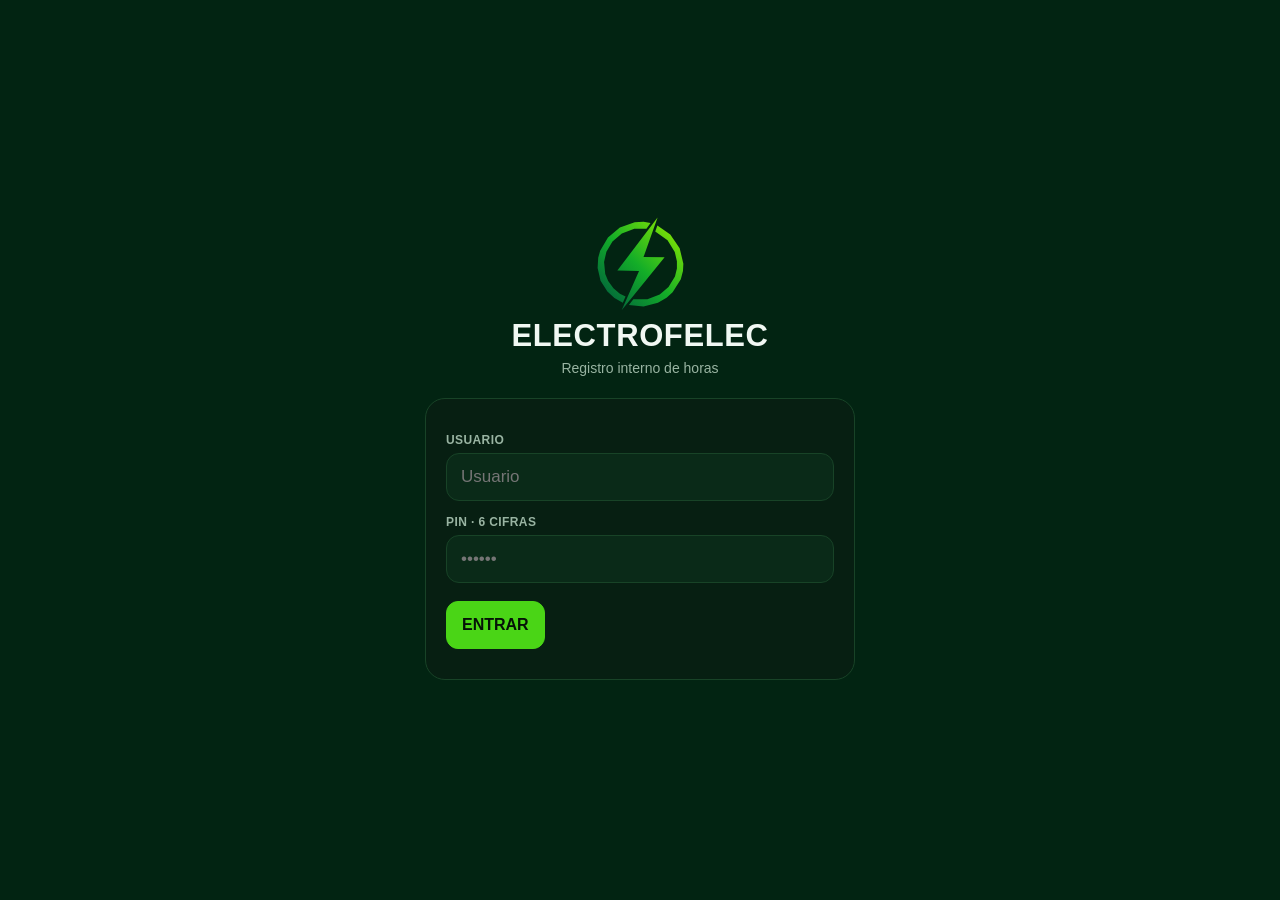
<file: index.html>
<!doctype html>
<html lang="es">
<head>
<meta charset="utf-8">
<meta name="viewport" content="width=device-width,initial-scale=1,viewport-fit=cover,user-scalable=no">
<meta name="theme-color" content="#022412">
<meta name="apple-mobile-web-app-capable" content="yes">
<meta name="apple-mobile-web-app-status-bar-style" content="black-translucent">
<meta name="apple-mobile-web-app-title" content="Electrofelec">
<meta name="format-detection" content="telephone=no">
<link rel="manifest" href="./manifest.webmanifest?v=148">
<link rel="icon" href="./icon.svg?v=148" type="image/svg+xml">
<link rel="apple-touch-icon" href="./icon.svg?v=148">
<title>Electrofelec Fichajes</title>
<link rel="stylesheet" href="./style.css?v=148">
</head>
<body>
<section id="login" class="loginPage">
  <div class="loginBox">
    <div class="loginBrand"><img src="./icon.svg?v=148" alt="Electrofelec"><div class="name">ELECTROFELEC</div><div class="sub">Registro interno de horas</div></div>
    <div class="loginCard">
      <label>USUARIO</label><input id="username" autocomplete="username" autocapitalize="none" placeholder="Usuario">
      <label>PIN · 6 CIFRAS</label><input id="pin" type="password" inputmode="numeric" maxlength="6" autocomplete="current-password" placeholder="••••••">
      <button id="loginBtn" class="primaryBtn" style="margin-top:18px">ENTRAR</button><div id="loginMsg" class="msg"></div>
    </div>
  </div>
</section>
<section id="changePin" class="loginPage hidden"><div class="loginBox"><div class="loginBrand"><img src="./icon.svg?v=148"><div class="name">NUEVO PIN</div><div class="sub">Elige un PIN personal de 6 cifras</div></div><div class="loginCard"><label>PIN ACTUAL</label><input id="oldPin" type="password" inputmode="numeric" maxlength="6"><label>PIN NUEVO</label><input id="newPin" type="password" inputmode="numeric" maxlength="6"><button id="changeBtn" class="primaryBtn" style="margin-top:18px">GUARDAR PIN</button><div id="pinMsg" class="msg"></div></div></div></section>
<div id="main" class="appShell hidden">
  <header class="topbar"><div class="brand"><img class="brandLogo" src="./icon.svg?v=148" alt="logo"><div class="brandWords"><div class="wordmark">ELECTROFELEC</div><div id="who" class="personName"></div></div></div><div id="onlineBadge" class="online">ONLINE</div></header>
  <main id="pageRoot" class="page"></main>
</div>
<nav id="bottomNav" class="bottomNav hidden"><div class="bottomInner">
  <button class="navBtn active" data-tab="today"><span class="ico">⌂</span><span>HOY</span></button>
  <button class="navBtn" data-tab="month"><span class="ico">▦</span><span>MES</span></button>
  <button class="navBtn" data-tab="fichajes"><span class="ico">✍</span><span>FICHAJES</span></button>
  <button class="navBtn payrollNav" data-tab="payroll"><span class="ico">€</span><span>NÓMINAS</span><b id="payrollBadge" class="navBadge hidden">0</b></button>
  <button class="navBtn" data-tab="more"><span class="ico">☰</span><span>MÁS</span></button>
</div></nav>
<div id="sheet" class="sheetBack hidden"><div id="sheetPanel" class="sheetPanel"></div></div>
<div id="signatureModal" class="sheetBack hidden"><div class="sheetPanel signatureSheet"><div class="sheetTitleRow"><div><div id="sigTitle" class="sheetTitle">Firma</div><div id="sigSub" class="muted"></div></div><button id="sigClose" class="closeX">×</button></div><div class="sigBox"><canvas id="sigCanvas"></canvas></div><div class="sigActions"><button id="sigClear" class="secondaryBtn">BORRAR</button><button id="sigSave" class="primaryBtn">FIRMAR</button></div><div id="sigMsg" class="msg"></div></div></div>
<script src="./app.js?v=148"></script>
<script src="./app-fichajes-incident-fix-v147.js?v=1"></script>
<script src="./app-manual-hours-v148.js?v=1"></script>
</body>
</html>
</file>
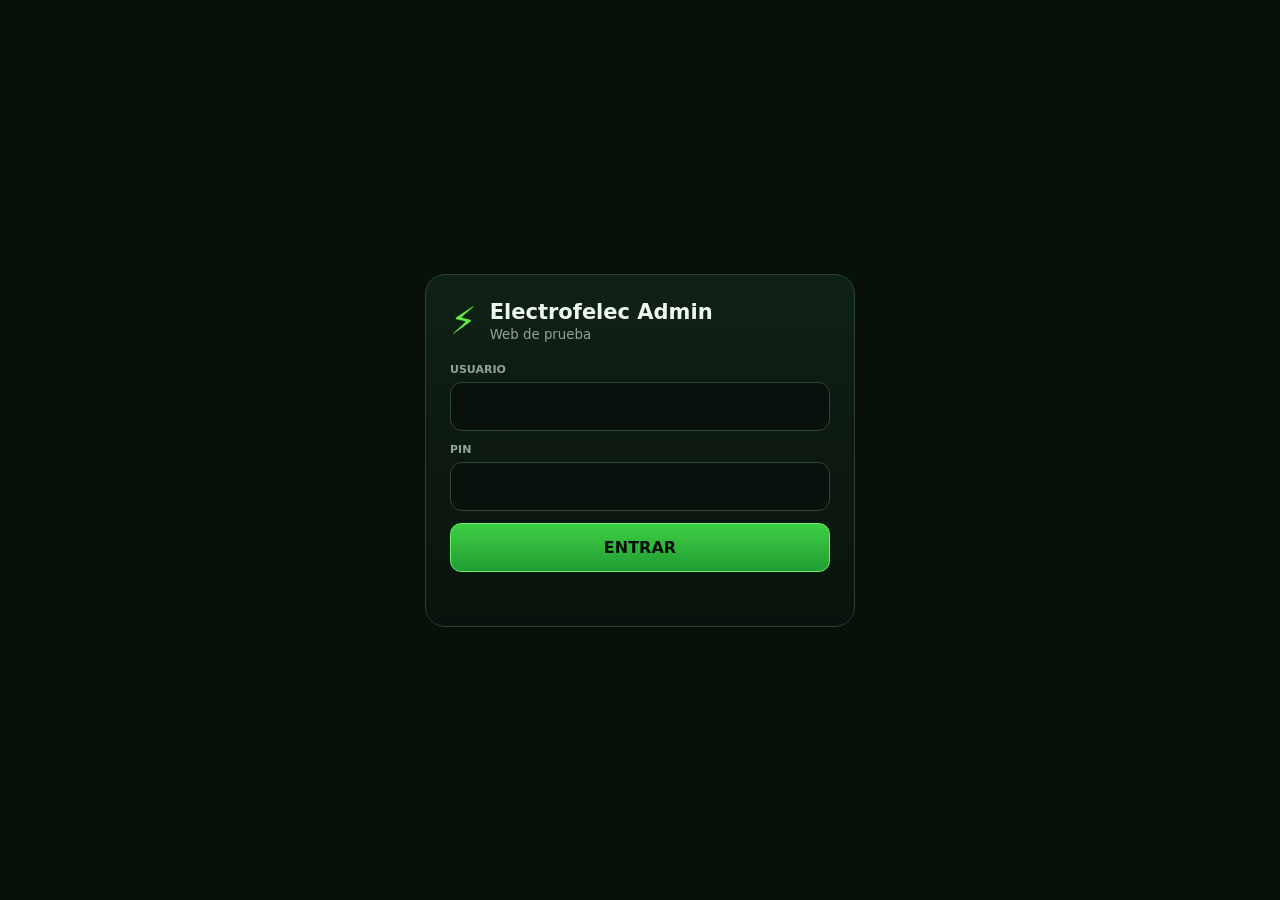
<file: admin-web/index.html>
<!doctype html>
<html lang="es">
<head>
<meta charset="utf-8">
<meta name="viewport" content="width=device-width,initial-scale=1,viewport-fit=cover">
<meta name="theme-color" content="#071009">
<title>Electrofelec Admin Web</title>
<style>
:root{--bg:#071009;--panel:#0d1b12;--panel2:#09130d;--line:#24352a;--text:#eef7ef;--muted:#91a496;--green:#63e63f;--warn:#f0c85c;--bad:#ff7179;--blue:#73c7f4}*{box-sizing:border-box}html,body{margin:0;max-width:100%;overflow-x:hidden;background:var(--bg);color:var(--text);font-family:system-ui,-apple-system,Segoe UI,Roboto,sans-serif}button,input{font:inherit}.hidden{display:none!important}.login{min-height:100dvh;display:grid;place-items:center;padding:18px}.loginCard{width:min(430px,100%);background:linear-gradient(180deg,#0f2115,#09130d);border:1px solid #2b4131;border-radius:20px;padding:24px}.brandLogin{display:flex;gap:13px;align-items:center;margin-bottom:20px}.bolt{font-size:38px;color:var(--green)}.brandLogin b{font-size:21px}.brandLogin small{display:block;color:var(--muted);margin-top:3px}.field{display:grid;gap:6px;margin:12px 0}.field label{font-size:11px;font-weight:800;color:var(--muted)}.field input{width:100%;border:1px solid #314737;border-radius:12px;background:#08110b;color:var(--text);padding:14px}.btn{border:1px solid #31543a;border-radius:11px;background:#112219;color:#eaf8ed;padding:10px 13px;font-weight:800;cursor:pointer}.btn.primary{background:linear-gradient(180deg,#3ecf43,#219c33);color:#041006;border-color:#67ef6a}.btn.full{width:100%;padding:14px}.msg{min-height:20px;margin-top:10px;color:var(--bad);font-size:13px}.app{min-height:100dvh;display:grid;grid-template-columns:250px minmax(0,1fr)}.sidebar{height:100dvh;position:sticky;top:0;background:#061008;border-right:1px solid #1d2c22;padding:16px 12px;display:flex;flex-direction:column}.sideBrand{padding:6px 9px 18px}.sideBrand b{font-size:18px}.sideBrand small{display:block;color:var(--muted);font-size:10px;margin-top:3px}.nav{display:grid;gap:5px;overflow:auto}.navTitle{padding:10px 9px 3px;color:#6f8575;font-size:9px;font-weight:900;letter-spacing:.8px;text-transform:uppercase}.nav button{width:100%;display:flex;align-items:center;gap:10px;text-align:left;border:1px solid transparent;border-radius:10px;background:transparent;color:#b8c9bb;padding:10px 11px}.nav button.active{background:linear-gradient(90deg,#18311e,#0e1d13);border-color:#2c5836;color:#fff;box-shadow:inset 4px 0 var(--green)}.sideFoot{margin-top:auto;border-top:1px solid #18271d;padding:12px 8px 0;color:var(--muted);font-size:11px}.main{min-width:0}.top{height:64px;position:sticky;top:0;z-index:10;display:flex;align-items:center;justify-content:space-between;padding:0 16px;background:#071009ee;border-bottom:1px solid #1c2b21}.top b{display:block}.top small{color:var(--muted)}.hamb{display:none}.content{padding:16px;max-width:1400px;margin:0 auto}.hero{display:flex;justify-content:space-between;align-items:flex-start;gap:12px;margin-bottom:14px}.hero h1{font-size:24px;margin:0}.hero p{margin:5px 0 0;color:var(--muted)}.pill{display:inline-flex;border:1px solid #31563a;background:#0d1b11;color:#a9e6b2;border-radius:999px;padding:7px 10px;font-size:10px;font-weight:900}.grid{display:grid;grid-template-columns:repeat(4,minmax(0,1fr));gap:10px}.card{min-width:0;background:linear-gradient(180deg,var(--panel),var(--panel2));border:1px solid var(--line);border-radius:14px;padding:14px}.kpi span{display:block;font-size:9px;font-weight:900;color:var(--muted);text-transform:uppercase}.kpi b{display:block;font-size:26px;margin-top:5px}.menuGrid{display:grid;grid-template-columns:repeat(3,minmax(0,1fr));gap:10px;margin-top:12px}.menuCard{min-height:100px;text-align:left;display:flex;flex-direction:column;justify-content:space-between}.menuCard strong{display:block}.menuCard small{display:block;color:var(--muted);margin-top:4px}.sectionHead{display:flex;justify-content:space-between;align-items:flex-start;gap:10px;margin-bottom:12px}.sectionHead h2{margin:0}.search{width:min(340px,100%);background:#08110b;color:var(--text);border:1px solid #314737;border-radius:10px;padding:10px}.list{display:grid;gap:8px}.row{display:grid;grid-template-columns:minmax(0,1fr) auto;gap:10px;align-items:center;border:1px solid #223328;background:#09140d;border-radius:11px;padding:11px}.row small{display:block;color:var(--muted);margin-top:3px}.state{border-radius:999px;padding:6px 9px;font-size:10px;font-weight:900;white-space:nowrap}.ok{background:#143b20;color:#8df0a2}.warn{background:#443812;color:#f6d874}.info{background:#123640;color:#9ce8f5}.bad{background:#4a171c;color:#ff9da5}.notice{border:1px solid #4c4b24;background:#211f0f;color:#e9db8d;border-radius:11px;padding:11px;margin-bottom:12px}.toolbar{display:flex;gap:7px;flex-wrap:wrap;margin-bottom:11px}.docGrid{display:grid;grid-template-columns:repeat(2,minmax(0,1fr));gap:9px}.docName{font-weight:900;overflow-wrap:anywhere}.docMeta{display:grid;gap:2px;color:var(--muted);font-size:11px;margin-top:6px}.docActions{display:flex;gap:6px;flex-wrap:wrap;margin-top:10px}.empty{color:var(--muted);text-align:center;padding:22px}.shade{display:none}
@media(max-width:1050px){.app{grid-template-columns:205px minmax(0,1fr)}.grid{grid-template-columns:repeat(2,minmax(0,1fr))}.menuGrid{grid-template-columns:repeat(2,minmax(0,1fr))}.docGrid{grid-template-columns:1fr}}
@media(max-width:760px){.app{display:block}.sidebar{position:fixed;z-index:30;left:0;top:0;width:min(84vw,300px);transform:translateX(-105%);transition:.2s}.sidebar.open{transform:none}.shade{display:none;position:fixed;z-index:20;inset:0;background:#0009}.shade.open{display:block}.hamb{display:inline-block}.content{padding:12px}.top{padding:0 10px}.grid,.menuGrid{grid-template-columns:1fr 1fr}.hero h1{font-size:21px}.hero .pill{display:none}.row{grid-template-columns:1fr}.sectionHead{flex-direction:column}.search{width:100%}}
@media(max-width:430px){.grid,.menuGrid{grid-template-columns:1fr}}
</style>
</head>
<body>
<div id="login" class="login">
  <div class="loginCard">
    <div class="brandLogin"><div class="bolt">⚡</div><div><b>Electrofelec Admin</b><small>Web de prueba</small></div></div>
    <div class="field"><label>USUARIO</label><input id="username" autocomplete="username" autocapitalize="none"></div>
    <div class="field"><label>PIN</label><input id="pin" type="password" inputmode="numeric" maxlength="6" autocomplete="current-password"></div>
    <button id="loginBtn" class="btn primary full">ENTRAR</button>
    <div id="loginMsg" class="msg"></div>
  </div>
</div>
<div id="shell" class="app hidden">
  <aside id="sidebar" class="sidebar">
    <div class="sideBrand"><b>⚡ Electrofelec</b><small>ADMIN WEB</small></div>
    <nav class="nav">
      <button data-page="dashboard" class="active">⌂ <span>Inicio</span></button>
      <div class="navTitle">Personal</div>
      <button data-page="workers">👷 <span>Trabajadores</span></button>
      <button data-page="punches">✓ <span>Fichajes</span></button>
      <button data-page="hours">◷ <span>Registro de horas</span></button>
      <button data-page="payroll">€ <span>Nóminas</span></button>
      <div class="navTitle">Documentación</div>
      <button data-page="cae">📁 <span>CAE / PRL</span></button>
      <button data-page="company">🏢 <span>Empresa</span></button>
      <div class="navTitle">Gestión</div>
      <button data-page="accounting">▤ <span>Contabilidad</span></button>
      <button data-page="rates">€/h <span>Precio hora obra</span></button>
    </nav>
    <div class="sideFoot"><div id="sideWho">Administrador</div><button id="logout" class="btn" style="margin-top:9px">Cerrar sesión</button></div>
  </aside>
  <div id="shade" class="shade"></div>
  <main class="main">
    <header class="top"><div style="display:flex;gap:9px;align-items:center"><button id="hamb" class="btn hamb">☰</button><div><b id="topTitle">Inicio</b><small id="topSub">Electrofelec System</small></div></div><span class="pill">● ONLINE</span></header>
    <section id="content" class="content"></section>
  </main>
</div>
<script>
(function(){
'use strict';
const API='https://kbdmraxjfgtttopsyfuy.supabase.co/functions/v1/electrofelec-fichajes/api/';
const V3='https://kbdmraxjfgtttopsyfuy.supabase.co/functions/v1/electrofelec-admin-v3';
const GS='https://kbdmraxjfgtttopsyfuy.supabase.co/functions/v1/electrofelec-gestor-sync';
let token=localStorage.getItem('efs_admin_web_token_v2')||'';
let me=null,employees=[],caeData=null,caeScope='employee',caeFilter='all';
const $=s=>document.querySelector(s), $$=s=>Array.from(document.querySelectorAll(s));
const esc=s=>String(s==null?'':s).replace(/[&<>"']/g,c=>({'&':'&amp;','<':'&lt;','>':'&gt;','"':'&quot;',"'":'&#39;'}[c]));
const pad=n=>String(n).padStart(2,'0');
const iso=d=>d.getFullYear()+'-'+pad(d.getMonth()+1)+'-'+pad(d.getDate());
async function post(base,path,body){try{const r=await fetch(base+path,{method:'POST',headers:{'Content-Type':'application/json'},body:JSON.stringify(body||{}),cache:'no-store'});const text=await r.text();let j;try{j=JSON.parse(text)}catch(e){j={ok:false,error:text||'Respuesta no válida'}}if(!r.ok&&j.ok!==false)j.ok=false;return j}catch(e){return{ok:false,error:'Sin conexión: '+(e&&e.message?e.message:'error')}}}
const api=(path,b)=>post(API,path,b);
const v3=(path,b)=>post(V3,path,Object.assign({p_session_token:token},b||{}));
const gs=(path,b)=>post(GS,path,Object.assign({p_session_token:token},b||{}));
function msg(t){$('#loginMsg').textContent=t||''}
function closeMenu(){$('#sidebar').classList.remove('open');$('#shade').classList.remove('open')}
function openApp(){$('#login').classList.add('hidden');$('#shell').classList.remove('hidden');$('#sideWho').textContent=(me&&me.full_name?me.full_name:'Administrador')+' · Admin';render('dashboard')}
async function login(){const u=$('#username').value.trim(),p=$('#pin').value.trim();if(!u||p.length!==6){msg('Introduce usuario y PIN de 6 cifras');return}const btn=$('#loginBtn');btn.disabled=true;btn.textContent='ENTRANDO…';msg('');const r=await api('login',{p_username:u,p_pin:p});if(!r.ok){btn.disabled=false;btn.textContent='ENTRAR';msg(r.error||'No se pudo iniciar sesión');return}token=r.session_token||'';if(!token){btn.disabled=false;btn.textContent='ENTRAR';msg('El servidor no devolvió una sesión válida');return}const m=await api('me',{p_session_token:token});if(!m.ok){btn.disabled=false;btn.textContent='ENTRAR';msg(m.error||'No se pudo cargar el perfil');return}if(m.role!=='admin'){btn.disabled=false;btn.textContent='ENTRAR';msg('Esta web es solo para administradores');return}me=m;localStorage.setItem('efs_admin_web_token_v2',token);openApp()}
async function boot(){if(!token)return;const m=await api('me',{p_session_token:token});if(m.ok&&m.role==='admin'){me=m;openApp()}else{localStorage.removeItem('efs_admin_web_token_v2');token=''}}
function logout(){localStorage.removeItem('efs_admin_web_token_v2');location.reload()}
const titles={dashboard:['Inicio','Resumen general'],workers:['Trabajadores','Plantilla activa'],punches:['Fichajes','Quién ha fichado hoy'],hours:['Registro de horas','Horas e incidencias'],payroll:['Nóminas','Nóminas y firmas'],cae:['CAE / PRL','Solo lectura'],company:['Empresa','Documentación de empresa'],accounting:['Contabilidad','Facturas, pedidos y banco'],rates:['Precio hora obra','Cálculo de costes']};
function setNav(p){$$('[data-page]').forEach(b=>b.classList.toggle('active',b.dataset.page===p));$('#topTitle').textContent=titles[p]?titles[p][0]:p;$('#topSub').textContent=titles[p]?titles[p][1]:'';closeMenu()}
async function render(p){setNav(p);$('#content').innerHTML='<div class="card">Cargando…</div>';try{if(p==='dashboard')await renderDashboard();else if(p==='workers')await renderWorkers();else if(p==='punches')await renderPunches();else if(p==='cae')await renderCAE();else renderStub(p)}catch(e){$('#content').innerHTML='<div class="card"><b>No se pudo cargar</b><div style="color:var(--muted);margin-top:7px">'+esc(e&&e.message?e.message:e)+'</div></div>'}}
async function loadEmployees(){if(employees.length)return employees;let r=await api('admin/employees',{p_session_token:token});if(r.ok)employees=r.employees||r.items||[];if(!employees.length){const d=new Date(),a=new Date(d.getFullYear(),d.getMonth(),1),b=new Date(d.getFullYear(),d.getMonth()+1,0);r=await api('admin/summary',{p_session_token:token,p_start_date:iso(a),p_end_date:iso(b)});if(r.ok)employees=r.employees||[]}return employees}
async function renderDashboard(){const list=await loadEmployees();let punch={};const z=await gs('/admin/today');if(z.ok){const by=new Map((z.entries||[]).map(e=>[e.employee_id,e]));const active=(z.profiles||[]).filter(x=>x.active!==false);punch={clocked:active.filter(x=>by.get(x.id)&&by.get(x.id).started_at).length,missing:active.filter(x=>!(by.get(x.id)&&by.get(x.id).started_at)&&!(by.get(x.id)&&by.get(x.id).incident)).length,inc:active.filter(x=>!!(by.get(x.id)&&by.get(x.id).incident)).length}}$('#content').innerHTML='<div class="hero"><div><h1>Panel de administración</h1><p>La misma información del gestor, repartida en pantallas más limpias.</p></div><span class="pill">WEB · PRUEBA</span></div><div class="grid"><div class="card kpi"><span>Trabajadores</span><b>'+list.filter(x=>x.active!==false).length+'</b></div><div class="card kpi"><span>Fichados hoy</span><b style="color:var(--green)">'+(punch.clocked==null?'—':punch.clocked)+'</b></div><div class="card kpi"><span>Sin fichar</span><b style="color:var(--warn)">'+(punch.missing==null?'—':punch.missing)+'</b></div><div class="card kpi"><span>Incidencias</span><b style="color:var(--blue)">'+(punch.inc==null?'—':punch.inc)+'</b></div></div><div class="menuGrid">'+[['workers','👷','Trabajadores','Plantilla y ficha individual'],['punches','✓','Fichajes','Jornada de hoy'],['hours','◷','Registro de horas','Horas e incidencias'],['payroll','€','Nóminas','Firmas y certificados'],['cae','📁','CAE / PRL','Consulta solo lectura'],['company','🏢','Empresa','Documentación de empresa'],['accounting','▤','Contabilidad','Facturas, pedidos y banco'],['rates','€/h','Precio hora obra','Costes y precio recomendado']].map(x=>'<button class="card menuCard" data-go="'+x[0]+'"><span style="font-size:22px">'+x[1]+'</span><div><strong>'+x[2]+'</strong><small>'+x[3]+'</small></div></button>').join('')+'</div>';$$('[data-go]').forEach(b=>b.onclick=()=>render(b.dataset.go))}
async function renderWorkers(){const list=(await loadEmployees()).filter(x=>x.active!==false);$('#content').innerHTML='<div class="sectionHead"><div><h2>Trabajadores</h2><small style="color:var(--muted)">Lista compacta, sin tabla horizontal.</small></div><input id="workerSearch" class="search" placeholder="Buscar trabajador…"></div><div id="workerList" class="list"></div>';const draw=()=>{const q=$('#workerSearch').value.trim().toLowerCase(),a=list.filter(x=>String(x.full_name||x.name||'').toLowerCase().includes(q));$('#workerList').innerHTML=a.map(x=>'<div class="row"><div><b>'+esc(x.full_name||x.name||'Trabajador')+'</b><small>'+esc(x.dni_nie||x.dni||'')+(x.username?' · '+esc(x.username):'')+'</small></div><button class="btn" disabled>Ficha completa · siguiente paso</button></div>').join('')||'<div class="card empty">Sin resultados</div>'};$('#workerSearch').oninput=draw;draw()}
async function renderPunches(){const z=await gs('/admin/today');if(!z.ok)throw new Error(z.error||'No se pudieron cargar los fichajes');const by=new Map((z.entries||[]).map(e=>[e.employee_id,e]));const people=(z.profiles||[]).filter(x=>x.active!==false).map(p=>({p:p,e:by.get(p.id)})).sort((a,b)=>String(a.p.full_name).localeCompare(String(b.p.full_name),'es'));$('#content').innerHTML='<div class="sectionHead"><div><h2>Fichajes de hoy</h2><small style="color:var(--muted)">Una fila por persona.</small></div><button id="refreshPunch" class="btn">Actualizar</button></div><div class="list">'+people.map(o=>{let cls='warn',txt='Sin fichar',detail='';if(o.e&&o.e.started_at){cls='ok';txt='Fichado';detail=new Intl.DateTimeFormat('es-ES',{timeZone:'Europe/Madrid',hour:'2-digit',minute:'2-digit'}).format(new Date(o.e.started_at))}else if(o.e&&o.e.incident){cls='info';txt='Incidencia';detail=o.e.incident}return'<div class="row"><div><b>'+esc(o.p.full_name)+'</b><small>'+(o.p.role==='admin'?'Administrador':'Trabajador')+(detail?' · '+esc(detail):'')+'</small></div><span class="state '+cls+'">'+txt+'</span></div>'}).join('')+'</div>';$('#refreshPunch').onclick=()=>render('punches')}
function docState(x){const s=String(x.status||'');if(s==='expired')return['bad','Caducado'];if(s==='upcoming')return['warn','Próximo'];if(s==='pending')return['warn','Pendiente'];if(s==='not_required')return['info','No requerido'];return['ok','Vigente']}
async function renderCAE(){if(!caeData){const z=await v3('/docs/list');if(!z.ok)throw new Error(z.error||'No se pudo cargar CAE');caeData=z}drawCAE()}
function drawCAE(){const all=(caeData.items||[]).filter(x=>!String(x.document_code||'').startsWith('sys_'));const scoped=all.filter(x=>x.scope===caeScope);const f=scoped.filter(x=>caeFilter==='all'||x.status===caeFilter);$('#content').innerHTML='<div class="hero"><div><h1>CAE / PRL</h1><p>Consulta documental únicamente.</p></div><span class="pill">🔒 SOLO LECTURA</span></div><div class="notice">Aquí no se puede añadir, sustituir, editar, borrar ni cambiar requisitos.</div><div class="toolbar"><button class="btn '+(caeScope==='employee'?'primary':'')+'" data-scope="employee">Empleados</button><button class="btn '+(caeScope==='company'?'primary':'')+'" data-scope="company">Empresa</button><button id="caeRefresh" class="btn">Actualizar</button></div><div class="toolbar"><button class="btn '+(caeFilter==='all'?'primary':'')+'" data-filter="all">Todos</button><button class="btn '+(caeFilter==='pending'?'primary':'')+'" data-filter="pending">Pendientes</button><button class="btn '+(caeFilter==='expired'?'primary':'')+'" data-filter="expired">Caducados</button><button class="btn '+(caeFilter==='upcoming'?'primary':'')+'" data-filter="upcoming">Próximos 30 días</button></div><div class="docGrid">'+(f.map(x=>{const st=docState(x);return'<div class="card"><div style="display:flex;justify-content:space-between;gap:8px"><div><div class="docName">'+esc(x.document_name||x.type_name||x.original_name||'Documento')+'</div><div class="docMeta"><span>'+esc(x.owner_name||'')+'</span><span>'+esc(x.category||'')+'</span><span>'+(x.expiry_date?'Caduca: '+esc(String(x.expiry_date).slice(0,10)):'Sin caducidad indicada')+'</span></div></div><span class="state '+st[0]+'">'+st[1]+'</span></div><div class="docActions">'+(x.file_id?'<button class="btn" data-open="'+x.file_id+'">Abrir</button><button class="btn" data-down="'+x.file_id+'">Descargar</button>':'<span style="color:var(--muted);font-size:11px">Sin archivo adjunto</span>')+'</div></div>'}).join('')||'<div class="card empty">No hay documentos en este filtro.</div>')+'</div>';$$('[data-scope]').forEach(b=>b.onclick=()=>{caeScope=b.dataset.scope;drawCAE()});$$('[data-filter]').forEach(b=>b.onclick=()=>{caeFilter=b.dataset.filter;drawCAE()});$$('[data-open]').forEach(b=>b.onclick=()=>openDoc(b.dataset.open,false));$$('[data-down]').forEach(b=>b.onclick=()=>openDoc(b.dataset.down,true));$('#caeRefresh').onclick=async()=>{caeData=null;await render('cae')}}
async function openDoc(id,download){const z=await v3('/docs/url',{file_id:id,download:download});if(!z.ok){alert(z.error||'No se pudo abrir');return}window.open(z.url,'_blank','noopener')}
function renderStub(p){const x=titles[p]||[p,''];$('#content').innerHTML='<div class="hero"><div><h1>'+esc(x[0])+'</h1><p>'+esc(x[1])+'</p></div><span class="pill">MENÚ SEPARADO</span></div><div class="card"><b>Este apartado ya está separado del resto.</b><p style="color:var(--muted);line-height:1.5">Primero estamos validando la navegación y el tamaño. Después conectaremos aquí las funciones completas del gestor Windows.</p></div>'}
$('#loginBtn').addEventListener('click',login);$('#pin').addEventListener('keydown',e=>{if(e.key==='Enter')login()});$('#logout').addEventListener('click',logout);$$('[data-page]').forEach(b=>b.addEventListener('click',()=>render(b.dataset.page)));$('#hamb').addEventListener('click',()=>{$('#sidebar').classList.add('open');$('#shade').classList.add('open')});$('#shade').addEventListener('click',closeMenu);boot();
})();
</script>
</body>
</html>
</file>
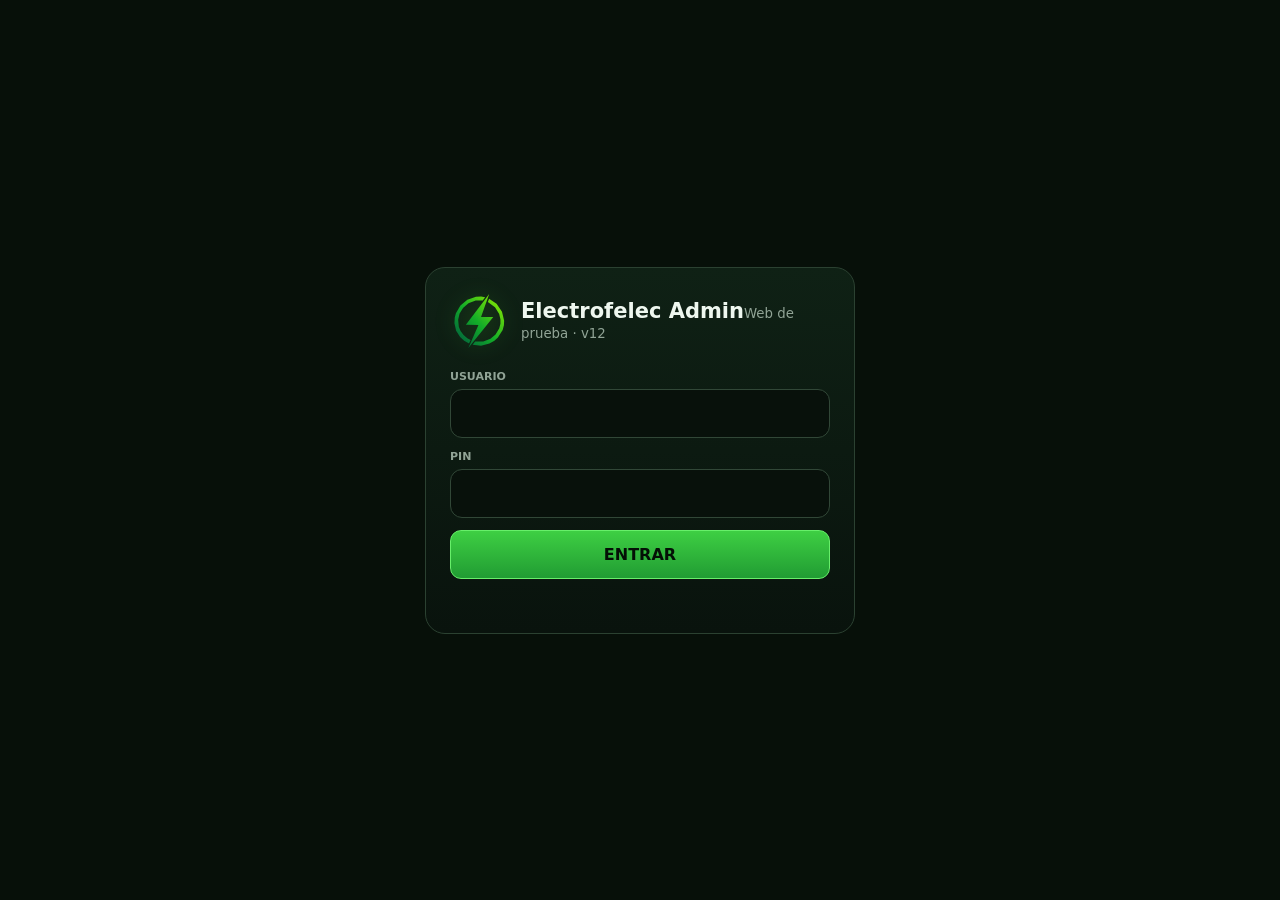
<file: admin-web/v3/index.html>
<!doctype html>
<html lang="es">
<head>
<meta charset="utf-8">
<meta name="viewport" content="width=device-width,initial-scale=1,viewport-fit=cover">
<meta name="theme-color" content="#071009">
<meta name="mobile-web-app-capable" content="yes">
<meta name="apple-mobile-web-app-capable" content="yes">
<meta name="apple-mobile-web-app-status-bar-style" content="black-translucent">
<meta name="apple-mobile-web-app-title" content="Electrofelec">
<link rel="manifest" href="./manifest.webmanifest?v=12">
<link rel="icon" href="./icon.svg" type="image/svg+xml">
<title>Electrofelec Admin Web v12</title>
<link rel="stylesheet" href="./style-v6.css">
</head>
<body>
<div id="login" class="login">
  <div class="loginCard">
    <div class="brandLogin">
      <svg class="efLogo" viewBox="0 0 512 483" aria-label="Electrofelec"><defs><linearGradient id="efLogin" x1="55" y1="440" x2="455" y2="45" gradientUnits="userSpaceOnUse"><stop offset="0" stop-color="#005d3e"/><stop offset=".48" stop-color="#13ad28"/><stop offset="1" stop-color="#8be900"/></linearGradient></defs><path d="M345 44 L334 74 L397 120 L434 180 L445 227 L445 265 L435 306 L402 360 L357 398 L294 423 L222 422 L199 452 L274 460 L348 441 L392 415 L423 387 L465 320 L476 278 L478 240 L459 160 L411 90 Z" fill="url(#efLogin)"/><path d="M310 31 L274 25 L229 27 L153 54 L92 105 L52 173 L42 210 L39 262 L54 327 L89 383 L125 416 L168 440 L182 409 L153 394 L120 366 L93 329 L78 293 L72 231 L84 178 L115 126 L163 85 L227 60 L289 60 Z" fill="url(#efLogin)"/><path d="M346 3 L140 275 L251 277 L162 479 L382 207 L274 206 Z" fill="url(#efLogin)"/></svg>
      <div><b>Electrofelec Admin</b><small>Web de prueba · v12</small></div>
    </div>
    <div class="field"><label>USUARIO</label><input id="username" autocomplete="username" autocapitalize="none"></div>
    <div class="field"><label>PIN</label><input id="pin" type="password" inputmode="numeric" maxlength="6" autocomplete="current-password"></div>
    <button id="loginBtn" class="btn primary full">ENTRAR</button>
    <div id="loginMsg" class="msg"></div>
  </div>
</div>
<div id="shell" class="app hidden">
  <aside id="sidebar" class="sidebar">
    <div class="sideBrand">
      <svg class="efLogo" viewBox="0 0 512 483" aria-hidden="true"><defs><linearGradient id="efSide" x1="55" y1="440" x2="455" y2="45" gradientUnits="userSpaceOnUse"><stop offset="0" stop-color="#005d3e"/><stop offset=".48" stop-color="#13ad28"/><stop offset="1" stop-color="#8be900"/></linearGradient></defs><path d="M345 44 L334 74 L397 120 L434 180 L445 227 L445 265 L435 306 L402 360 L357 398 L294 423 L222 422 L199 452 L274 460 L348 441 L392 415 L423 387 L465 320 L476 278 L478 240 L459 160 L411 90 Z" fill="url(#efSide)"/><path d="M310 31 L274 25 L229 27 L153 54 L92 105 L52 173 L42 210 L39 262 L54 327 L89 383 L125 416 L168 440 L182 409 L153 394 L120 366 L93 329 L78 293 L72 231 L84 178 L115 126 L163 85 L227 60 L289 60 Z" fill="url(#efSide)"/><path d="M346 3 L140 275 L251 277 L162 479 L382 207 L274 206 Z" fill="url(#efSide)"/></svg>
      <div><b>Electrofelec</b><small>ADMIN WEB</small></div>
    </div>
    <nav class="nav">
      <button data-page="dashboard" class="active">⌂ <span>Inicio</span></button>
      <button data-page="mine" class="personalNav">● <span>Mi zona</span></button>
      <div class="navTitle">Personal</div>
      <button data-page="workers">👷 <span>Trabajadores</span></button>
      <button data-page="punches">✓ <span>Fichajes empresa</span></button>
      <button data-page="hours">◷ <span>Registro de horas</span></button>
      <button data-page="payroll">€ <span>Nóminas empresa</span></button>
      <div class="navTitle">Documentación</div>
      <button data-page="cae">📁 <span>CAE / PRL</span></button>
      <button data-page="company">🏢 <span>Empresa</span></button>
      <div class="navTitle">Gestión</div>
      <button data-page="accounting">▤ <span>Contabilidad</span></button>
      <button data-page="rates">€/h <span>Precio hora obra</span></button>
    </nav>
    <div class="sideFoot"><div id="sideWho">Administrador</div><button id="logout" class="btn" style="margin-top:9px">Cerrar sesión</button></div>
  </aside>
  <div id="shade" class="shade"></div>
  <main class="main">
    <header class="top"><div class="topLeft"><button id="hamb" class="btn hamb">☰</button><svg class="efLogo" style="width:30px;height:30px" viewBox="0 0 512 483" aria-hidden="true"><defs><linearGradient id="efTop" x1="55" y1="440" x2="455" y2="45" gradientUnits="userSpaceOnUse"><stop offset="0" stop-color="#005d3e"/><stop offset=".48" stop-color="#13ad28"/><stop offset="1" stop-color="#8be900"/></linearGradient></defs><path d="M345 44 L334 74 L397 120 L434 180 L445 227 L445 265 L435 306 L402 360 L357 398 L294 423 L222 422 L199 452 L274 460 L348 441 L392 415 L423 387 L465 320 L476 278 L478 240 L459 160 L411 90 Z" fill="url(#efTop)"/><path d="M310 31 L274 25 L229 27 L153 54 L92 105 L52 173 L42 210 L39 262 L54 327 L89 383 L125 416 L168 440 L182 409 L153 394 L120 366 L93 329 L78 293 L72 231 L84 178 L115 126 L163 85 L227 60 L289 60 Z" fill="url(#efTop)"/><path d="M346 3 L140 275 L251 277 L162 479 L382 207 L274 206 Z" fill="url(#efTop)"/></svg><div><b id="topTitle">Inicio</b><small id="topSub">Electrofelec System</small></div></div><span class="pill">● ONLINE</span></header>
    <section id="content" class="content"></section>
  </main>
</div>
<div id="sigOverlay" class="overlay hidden">
 <div class="sigBox">
  <h2 id="sigTitle">Firma</h2><div id="sigSub" class="muted"></div>
  <div class="canvasWrap"><canvas id="sigCanvas"></canvas></div>
  <div id="sigMsg" class="sigMsg">Firma dentro del recuadro con el dedo.</div>
  <div class="sigActions"><button id="sigClear" class="btn">Borrar</button><button id="sigCancel" class="btn">Cancelar</button><button id="sigSave" class="btn primary">Firmar</button></div>
 </div>
</div>
<script src="./app-v6.js"></script>
<script src="./enhancements-v6.js"></script>
<script src="./features-v9.js?v=9"></script>
<script src="./viewer-v9.js?v=9"></script>
<script src="./pwa-v10.js?v=12"></script>
</body>
</html>
</file>
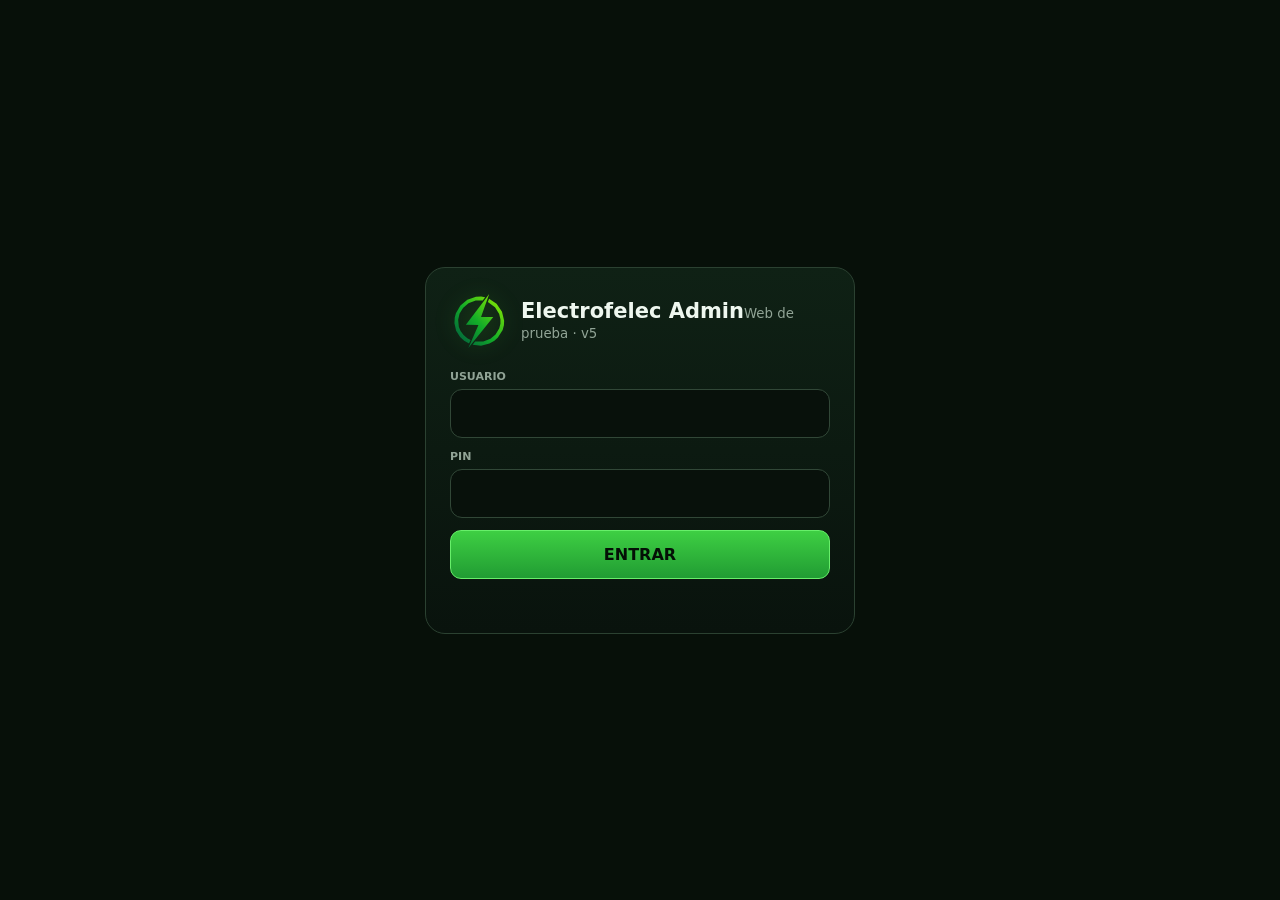
<file: admin-web/v5/index.html>
<!doctype html>
<html lang="es">
<head>
<meta charset="utf-8">
<meta name="viewport" content="width=device-width,initial-scale=1,viewport-fit=cover">
<meta name="theme-color" content="#071009">
<title>Electrofelec Admin Web v5</title>
<link rel="stylesheet" href="./style.css?v=5">
</head>
<body>
<div id="login" class="login">
  <div class="loginCard">
    <div class="brandLogin">
      <svg class="efLogo" viewBox="0 0 512 483" aria-label="Electrofelec"><defs><linearGradient id="efLogin" x1="55" y1="440" x2="455" y2="45" gradientUnits="userSpaceOnUse"><stop offset="0" stop-color="#005d3e"/><stop offset=".48" stop-color="#13ad28"/><stop offset="1" stop-color="#8be900"/></linearGradient></defs><path d="M345 44 L334 74 L397 120 L434 180 L445 227 L445 265 L435 306 L402 360 L357 398 L294 423 L222 422 L199 452 L274 460 L348 441 L392 415 L423 387 L465 320 L476 278 L478 240 L459 160 L411 90 Z" fill="url(#efLogin)"/><path d="M310 31 L274 25 L229 27 L153 54 L92 105 L52 173 L42 210 L39 262 L54 327 L89 383 L125 416 L168 440 L182 409 L153 394 L120 366 L93 329 L78 293 L72 231 L84 178 L115 126 L163 85 L227 60 L289 60 Z" fill="url(#efLogin)"/><path d="M346 3 L140 275 L251 277 L162 479 L382 207 L274 206 Z" fill="url(#efLogin)"/></svg>
      <div><b>Electrofelec Admin</b><small>Web de prueba · v5</small></div>
    </div>
    <div class="field"><label>USUARIO</label><input id="username" autocomplete="username" autocapitalize="none"></div>
    <div class="field"><label>PIN</label><input id="pin" type="password" inputmode="numeric" maxlength="6" autocomplete="current-password"></div>
    <button id="loginBtn" class="btn primary full">ENTRAR</button>
    <div id="loginMsg" class="msg"></div>
  </div>
</div>
<div id="shell" class="app hidden">
  <aside id="sidebar" class="sidebar">
    <div class="sideBrand">
      <svg class="efLogo" viewBox="0 0 512 483" aria-hidden="true"><defs><linearGradient id="efSide" x1="55" y1="440" x2="455" y2="45" gradientUnits="userSpaceOnUse"><stop offset="0" stop-color="#005d3e"/><stop offset=".48" stop-color="#13ad28"/><stop offset="1" stop-color="#8be900"/></linearGradient></defs><path d="M345 44 L334 74 L397 120 L434 180 L445 227 L445 265 L435 306 L402 360 L357 398 L294 423 L222 422 L199 452 L274 460 L348 441 L392 415 L423 387 L465 320 L476 278 L478 240 L459 160 L411 90 Z" fill="url(#efSide)"/><path d="M310 31 L274 25 L229 27 L153 54 L92 105 L52 173 L42 210 L39 262 L54 327 L89 383 L125 416 L168 440 L182 409 L153 394 L120 366 L93 329 L78 293 L72 231 L84 178 L115 126 L163 85 L227 60 L289 60 Z" fill="url(#efSide)"/><path d="M346 3 L140 275 L251 277 L162 479 L382 207 L274 206 Z" fill="url(#efSide)"/></svg>
      <div><b>Electrofelec</b><small>ADMIN WEB</small></div>
    </div>
    <nav class="nav">
      <button data-page="dashboard" class="active">⌂ <span>Inicio</span></button>
      <button data-page="mine" class="personalNav">● <span>Mi zona</span></button>
      <div class="navTitle">Personal</div>
      <button data-page="workers">👷 <span>Trabajadores</span></button>
      <button data-page="punches">✓ <span>Fichajes empresa</span></button>
      <button data-page="hours">◷ <span>Registro de horas</span></button>
      <button data-page="payroll">€ <span>Nóminas empresa</span></button>
      <div class="navTitle">Documentación</div>
      <button data-page="cae">📁 <span>CAE / PRL</span></button>
      <button data-page="company">🏢 <span>Empresa</span></button>
      <div class="navTitle">Gestión</div>
      <button data-page="accounting">▤ <span>Contabilidad</span></button>
      <button data-page="rates">€/h <span>Precio hora obra</span></button>
    </nav>
    <div class="sideFoot"><div id="sideWho">Administrador</div><button id="logout" class="btn" style="margin-top:9px">Cerrar sesión</button></div>
  </aside>
  <div id="shade" class="shade"></div>
  <main class="main">
    <header class="top"><div class="topLeft"><button id="hamb" class="btn hamb">☰</button><svg class="efLogo" style="width:30px;height:30px" viewBox="0 0 512 483" aria-hidden="true"><defs><linearGradient id="efTop" x1="55" y1="440" x2="455" y2="45" gradientUnits="userSpaceOnUse"><stop offset="0" stop-color="#005d3e"/><stop offset=".48" stop-color="#13ad28"/><stop offset="1" stop-color="#8be900"/></linearGradient></defs><path d="M345 44 L334 74 L397 120 L434 180 L445 227 L445 265 L435 306 L402 360 L357 398 L294 423 L222 422 L199 452 L274 460 L348 441 L392 415 L423 387 L465 320 L476 278 L478 240 L459 160 L411 90 Z" fill="url(#efTop)"/><path d="M310 31 L274 25 L229 27 L153 54 L92 105 L52 173 L42 210 L39 262 L54 327 L89 383 L125 416 L168 440 L182 409 L153 394 L120 366 L93 329 L78 293 L72 231 L84 178 L115 126 L163 85 L227 60 L289 60 Z" fill="url(#efTop)"/><path d="M346 3 L140 275 L251 277 L162 479 L382 207 L274 206 Z" fill="url(#efTop)"/></svg><div><b id="topTitle">Inicio</b><small id="topSub">Electrofelec System</small></div></div><span class="pill">● ONLINE</span></header>
    <section id="content" class="content"></section>
  </main>
</div>
<div id="sigOverlay" class="overlay hidden">
 <div class="sigBox">
  <h2 id="sigTitle">Firma</h2><div id="sigSub" class="muted"></div>
  <div class="canvasWrap"><canvas id="sigCanvas"></canvas></div>
  <div id="sigMsg" class="sigMsg">Firma dentro del recuadro con el dedo.</div>
  <div class="sigActions"><button id="sigClear" class="btn">Borrar</button><button id="sigCancel" class="btn">Cancelar</button><button id="sigSave" class="btn primary">Firmar</button></div>
 </div>
</div>
<script src="./app.js?v=5"></script>
<script src="./enhancements.js?v=5"></script>
</body>
</html>
</file>
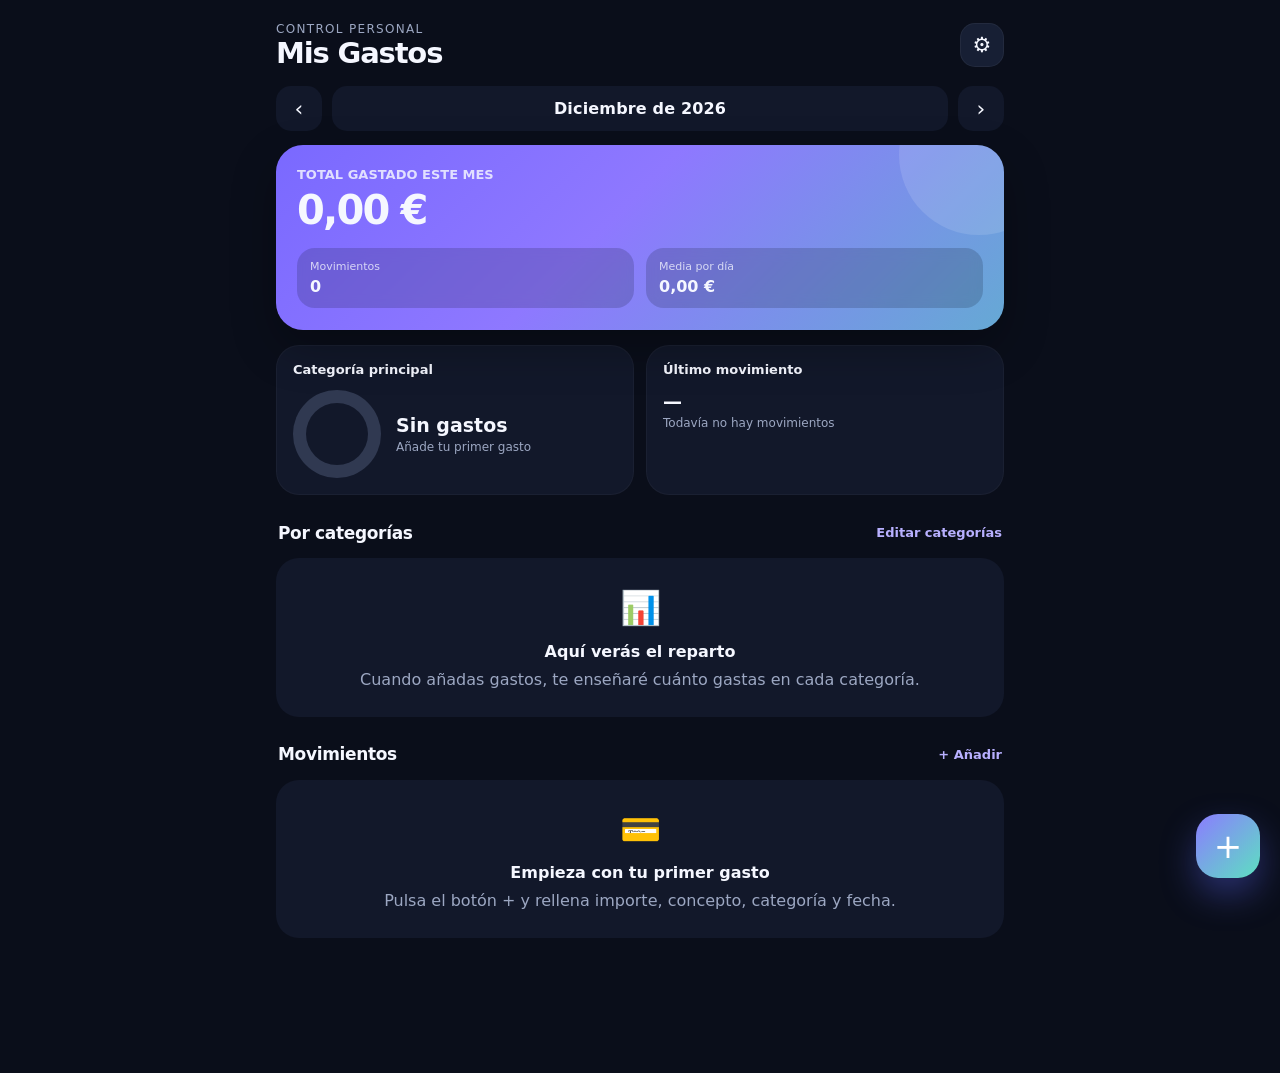
<file: mis-gastos-app/app/src/main/assets/index.html>
<!doctype html>
<html lang="es">
<head>
<meta charset="utf-8" />
<meta name="viewport" content="width=device-width, initial-scale=1, viewport-fit=cover" />
<meta name="theme-color" content="#0A0E1A" />
<title>Mis Gastos</title>
<style>
:root{
  --bg:#0A0E1A;--panel:#12182A;--panel2:#171F34;--line:#27314D;--txt:#F5F7FF;--muted:#9CA7C2;
  --accent:#8B7CFF;--accent2:#5DE0C1;--danger:#FF6B7A;--shadow:0 18px 45px rgba(0,0,0,.28);
}
*{box-sizing:border-box;-webkit-tap-highlight-color:transparent}
html,body{margin:0;background:var(--bg);color:var(--txt);font-family:Inter,system-ui,-apple-system,"Segoe UI",Roboto,Arial,sans-serif;min-height:100%}
body{padding:0 0 calc(105px + env(safe-area-inset-bottom));overflow-x:hidden}
button,input,select{font:inherit}
button{border:0;color:inherit}
.app{max-width:760px;margin:0 auto;padding:18px 16px 30px}
.topbar{display:flex;align-items:center;justify-content:space-between;padding-top:max(4px,env(safe-area-inset-top));margin-bottom:18px}
.brand small{display:block;color:var(--muted);font-size:12px;letter-spacing:.11em;text-transform:uppercase;margin-bottom:3px}
.brand h1{margin:0;font-size:29px;line-height:1;font-weight:850;letter-spacing:-.04em}
.iconBtn{width:44px;height:44px;border-radius:15px;background:var(--panel2);display:grid;place-items:center;font-size:21px;box-shadow:inset 0 0 0 1px rgba(255,255,255,.05)}
.monthRow{display:grid;grid-template-columns:46px 1fr 46px;gap:10px;align-items:center;margin-bottom:14px}
.monthBtn{height:45px;border-radius:15px;background:var(--panel);font-size:22px}
.monthLabel{text-align:center;height:45px;border-radius:15px;background:var(--panel);display:flex;align-items:center;justify-content:center;font-weight:750;letter-spacing:.01em}
.hero{position:relative;overflow:hidden;border-radius:27px;padding:22px 21px;background:linear-gradient(135deg,#7A69FF 0%,#8E78FF 45%,#48CDB5 140%);box-shadow:var(--shadow);margin-bottom:15px}
.hero:after{content:"";position:absolute;width:160px;height:160px;border-radius:50%;background:rgba(255,255,255,.12);right:-55px;top:-70px}
.heroLabel{font-size:13px;font-weight:700;opacity:.83;margin-bottom:8px}
.heroValue{font-size:40px;font-weight:900;line-height:1;letter-spacing:-.045em;margin-bottom:18px}
.heroStats{display:grid;grid-template-columns:1fr 1fr;gap:12px}
.heroStat{padding:12px 13px;border-radius:18px;background:rgba(15,20,35,.18);backdrop-filter:blur(6px)}
.heroStat span{display:block;font-size:11px;opacity:.78;margin-bottom:4px}.heroStat b{font-size:16px}
.grid2{display:grid;grid-template-columns:1fr 1fr;gap:12px;margin-bottom:15px}
.card{background:var(--panel);border-radius:23px;padding:17px;box-shadow:inset 0 0 0 1px rgba(255,255,255,.035)}
.cardTitle{font-size:13px;font-weight:800;margin-bottom:13px}.muted{color:var(--muted)}
.donutWrap{display:flex;align-items:center;gap:15px}.donut{width:88px;height:88px;border-radius:50%;background:conic-gradient(var(--accent) 0 100%);position:relative;flex:0 0 auto}.donut:after{content:"";position:absolute;inset:13px;border-radius:50%;background:var(--panel)}
.donutText{min-width:0}.donutText .big{font-size:19px;font-weight:900;white-space:nowrap;overflow:hidden;text-overflow:ellipsis}.donutText .small{font-size:12px;color:var(--muted);margin-top:4px}
.sectionHead{display:flex;align-items:center;justify-content:space-between;margin:22px 2px 10px}.sectionHead h2{font-size:17px;margin:0;letter-spacing:-.02em}.linkBtn{background:transparent;color:#B8B0FF;font-weight:750;font-size:13px;padding:8px 0}
.categoryList{display:flex;flex-direction:column;gap:11px}.catRow{display:grid;grid-template-columns:40px 1fr auto;align-items:center;gap:11px}.catIcon{width:40px;height:40px;border-radius:13px;display:grid;place-items:center;font-size:20px;background:var(--panel2)}.catMain{min-width:0}.catTop{display:flex;justify-content:space-between;gap:10px;margin-bottom:7px;font-size:13px}.catTop b{white-space:nowrap;overflow:hidden;text-overflow:ellipsis}.catTop span{color:var(--muted);white-space:nowrap}.bar{height:7px;background:#222A42;border-radius:99px;overflow:hidden}.bar i{display:block;height:100%;border-radius:99px}
.expenseList{display:flex;flex-direction:column;gap:10px}.expense{display:grid;grid-template-columns:48px 1fr auto;gap:12px;align-items:center;padding:13px 14px;border-radius:20px;background:var(--panel);box-shadow:inset 0 0 0 1px rgba(255,255,255,.035)}.expense:active{transform:scale(.992)}.expenseIcon{width:48px;height:48px;border-radius:15px;display:grid;place-items:center;font-size:22px}.expenseMain{min-width:0}.expenseTitle{font-weight:800;white-space:nowrap;overflow:hidden;text-overflow:ellipsis}.expenseMeta{font-size:12px;color:var(--muted);margin-top:4px;white-space:nowrap;overflow:hidden;text-overflow:ellipsis}.expenseAmount{font-size:16px;font-weight:900;white-space:nowrap}
.empty{padding:25px 18px;border-radius:23px;background:var(--panel);text-align:center;color:var(--muted);line-height:1.5}.empty .e{font-size:33px;margin-bottom:7px}.empty b{display:block;color:var(--txt);font-size:16px;margin-bottom:4px}
.fab{position:fixed;right:20px;bottom:calc(22px + env(safe-area-inset-bottom));width:64px;height:64px;border-radius:22px;background:linear-gradient(135deg,#8B7CFF,#5DE0C1);font-size:34px;font-weight:300;color:white;box-shadow:0 16px 35px rgba(83,93,224,.42);z-index:30}
.overlay{position:fixed;inset:0;background:rgba(2,5,13,.68);backdrop-filter:blur(7px);display:none;align-items:flex-end;justify-content:center;z-index:50}.overlay.show{display:flex}.sheet{width:min(760px,100%);max-height:92vh;overflow:auto;border-radius:30px 30px 0 0;background:#11182A;padding:10px 18px calc(22px + env(safe-area-inset-bottom));box-shadow:0 -25px 70px rgba(0,0,0,.45)}.handle{width:44px;height:5px;border-radius:99px;background:#39435E;margin:2px auto 17px}.sheetHead{display:flex;align-items:center;justify-content:space-between;margin-bottom:16px}.sheetHead h3{margin:0;font-size:22px;letter-spacing:-.03em}.close{width:38px;height:38px;border-radius:13px;background:#1E263B;font-size:19px}
.field{margin-bottom:13px}.label{font-size:12px;color:var(--muted);font-weight:750;margin:0 0 7px 2px}.input,.select{width:100%;height:53px;border:1px solid #28314A;background:#171F34;color:var(--txt);border-radius:17px;padding:0 15px;outline:none}.input:focus,.select:focus{border-color:#8175FF}.amountBox{position:relative}.amountBox .input{font-size:25px;font-weight:900;padding-right:45px}.currency{position:absolute;right:16px;top:50%;transform:translateY(-50%);font-size:20px;color:var(--muted);font-weight:800}.row2{display:grid;grid-template-columns:1fr 1fr;gap:11px}.primary{width:100%;height:55px;border-radius:18px;background:linear-gradient(135deg,#8B7CFF,#7164EB);font-weight:850;font-size:16px;margin-top:7px}.secondary{width:100%;height:49px;border-radius:16px;background:#1A2338;font-weight:750;color:#C9C5FF}.danger{width:100%;height:49px;border-radius:16px;background:rgba(255,107,122,.12);font-weight:800;color:#FF8995;margin-top:10px}
.catManage{display:flex;flex-direction:column;gap:9px;margin-bottom:16px}.manageRow{display:grid;grid-template-columns:44px 1fr auto;gap:11px;align-items:center;padding:11px 12px;border-radius:17px;background:#171F34}.manageEmoji{font-size:22px;text-align:center}.manageName{font-weight:750}.miniDelete{width:36px;height:36px;border-radius:12px;background:rgba(255,107,122,.11);color:#FF8B96}.newCat{display:grid;grid-template-columns:70px 1fr;gap:9px;margin-bottom:9px}.newCat .input{height:50px}.colorDots{display:flex;gap:8px;flex-wrap:wrap;margin:9px 0 4px}.colorDot{width:30px;height:30px;border-radius:50%;outline:3px solid transparent;outline-offset:2px}.colorDot.sel{outline-color:white}
.toast{position:fixed;left:50%;bottom:calc(95px + env(safe-area-inset-bottom));transform:translate(-50%,20px);background:#F6F7FB;color:#121522;padding:11px 15px;border-radius:14px;font-weight:800;font-size:13px;opacity:0;pointer-events:none;transition:.22s;z-index:90;white-space:nowrap}.toast.show{opacity:1;transform:translate(-50%,0)}
@media(max-width:420px){.grid2{grid-template-columns:1fr}.heroValue{font-size:36px}.row2{grid-template-columns:1fr}.app{padding-left:13px;padding-right:13px}}
</style>
</head>
<body>
<div class="app">
  <div class="topbar">
    <div class="brand"><small>CONTROL PERSONAL</small><h1>Mis Gastos</h1></div>
    <button class="iconBtn" onclick="openCategories()" aria-label="Categorías">⚙️</button>
  </div>

  <div class="monthRow">
    <button class="monthBtn" onclick="shiftMonth(-1)">‹</button>
    <div id="monthLabel" class="monthLabel"></div>
    <button class="monthBtn" onclick="shiftMonth(1)">›</button>
  </div>

  <section class="hero">
    <div class="heroLabel">TOTAL GASTADO ESTE MES</div>
    <div id="totalSpent" class="heroValue">0,00 €</div>
    <div class="heroStats">
      <div class="heroStat"><span>Movimientos</span><b id="movementCount">0</b></div>
      <div class="heroStat"><span>Media por día</span><b id="dailyAverage">0,00 €</b></div>
    </div>
  </section>

  <div class="grid2">
    <section class="card">
      <div class="cardTitle">Categoría principal</div>
      <div class="donutWrap">
        <div id="donut" class="donut"></div>
        <div class="donutText"><div id="topCatName" class="big">Sin gastos</div><div id="topCatValue" class="small">Añade tu primer gasto</div></div>
      </div>
    </section>
    <section class="card">
      <div class="cardTitle">Último movimiento</div>
      <div id="lastExpense" class="donutText"><div class="big">—</div><div class="small">Todavía no hay movimientos</div></div>
    </section>
  </div>

  <div class="sectionHead"><h2>Por categorías</h2><button class="linkBtn" onclick="openCategories()">Editar categorías</button></div>
  <div id="categoryList" class="categoryList"></div>

  <div class="sectionHead"><h2>Movimientos</h2><button class="linkBtn" onclick="openExpense()">+ Añadir</button></div>
  <div id="expenseList" class="expenseList"></div>
</div>

<button class="fab" onclick="openExpense()" aria-label="Añadir gasto">+</button>

<div id="expenseOverlay" class="overlay" onclick="overlayClose(event,'expenseOverlay')">
  <div class="sheet">
    <div class="handle"></div>
    <div class="sheetHead"><h3 id="expenseTitle">Nuevo gasto</h3><button class="close" onclick="closeOverlay('expenseOverlay')">✕</button></div>
    <div class="field"><div class="label">IMPORTE</div><div class="amountBox"><input id="amount" class="input" inputmode="decimal" placeholder="0,00"><span class="currency">€</span></div></div>
    <div class="field"><div class="label">CONCEPTO</div><input id="concept" class="input" placeholder="Ej. Compra supermercado"></div>
    <div class="row2">
      <div class="field"><div class="label">CATEGORÍA</div><select id="categorySelect" class="select"></select></div>
      <div class="field"><div class="label">FECHA</div><input id="date" class="input" type="date"></div>
    </div>
    <button class="secondary" onclick="closeOverlay('expenseOverlay');openCategories(true)">+ Crear una categoría nueva</button>
    <button id="saveExpenseBtn" class="primary" onclick="saveExpense()">Guardar gasto</button>
    <button id="deleteExpenseBtn" class="danger" style="display:none" onclick="deleteCurrentExpense()">Eliminar este gasto</button>
  </div>
</div>

<div id="categoryOverlay" class="overlay" onclick="overlayClose(event,'categoryOverlay')">
  <div class="sheet">
    <div class="handle"></div>
    <div class="sheetHead"><h3>Mis categorías</h3><button class="close" onclick="closeOverlay('categoryOverlay')">✕</button></div>
    <div id="categoryManage" class="catManage"></div>
    <div class="label">AÑADIR CATEGORÍA</div>
    <div class="newCat"><input id="newEmoji" class="input" value="✨" maxlength="4" aria-label="Emoji"><input id="newCatName" class="input" placeholder="Nombre de categoría"></div>
    <div id="colorDots" class="colorDots"></div>
    <button class="primary" onclick="addCategory()">Añadir categoría</button>
  </div>
</div>

<div id="toast" class="toast"></div>

<script>
const STORAGE='misgastos_data_v1';
const defaultCategories=[
 {id:'casa',name:'Casa',emoji:'🏠',color:'#8B7CFF'},
 {id:'super',name:'Supermercado',emoji:'🛒',color:'#5DE0C1'},
 {id:'coche',name:'Coche',emoji:'🚗',color:'#FFB45E'},
 {id:'comer',name:'Comer fuera',emoji:'🍽️',color:'#FF7D95'},
 {id:'ocio',name:'Ocio',emoji:'🎬',color:'#59B8FF'},
 {id:'suscripciones',name:'Suscripciones',emoji:'📱',color:'#B58CFF'},
 {id:'familia',name:'Familia',emoji:'👨‍👩‍👧',color:'#F096D1'},
 {id:'facturas',name:'Facturas',emoji:'🧾',color:'#64D8A2'},
 {id:'compras',name:'Compras',emoji:'🛍️',color:'#FFCA62'},
 {id:'salud',name:'Salud',emoji:'💊',color:'#6DC7FF'},
 {id:'viajes',name:'Viajes',emoji:'✈️',color:'#80D4D7'},
 {id:'otros',name:'Otros',emoji:'✨',color:'#9CA7C2'}
];
const palette=['#8B7CFF','#5DE0C1','#FFB45E','#FF7D95','#59B8FF','#B58CFF','#F096D1','#64D8A2','#FFCA62','#6DC7FF','#80D4D7','#9CA7C2'];
let state=loadState();
let viewDate=new Date(); viewDate.setDate(1);
let editingId=null, selectedColor=palette[0], reopenExpenseAfterCategory=false;

function loadState(){
 try{
  const x=JSON.parse(localStorage.getItem(STORAGE));
  if(x && Array.isArray(x.categories) && Array.isArray(x.expenses)) return x;
 }catch(e){}
 return {categories:defaultCategories.map(x=>({...x})),expenses:[]};
}
function persist(){localStorage.setItem(STORAGE,JSON.stringify(state))}
function money(v){return new Intl.NumberFormat('es-ES',{style:'currency',currency:'EUR'}).format(Number(v)||0)}
function monthKey(d){return d.getFullYear()+'-'+String(d.getMonth()+1).padStart(2,'0')}
function getCat(id){return state.categories.find(c=>c.id===id)||{name:'Otros',emoji:'✨',color:'#9CA7C2'} }
function monthExpenses(){const key=monthKey(viewDate);return state.expenses.filter(e=>String(e.date||'').slice(0,7)===key).sort((a,b)=>(b.date||'').localeCompare(a.date||'')||b.created-a.created)}
function esc(s){return String(s??'').replace(/[&<>'"]/g,m=>({'&':'&amp;','<':'&lt;','>':'&gt;',"'":'&#39;','"':'&quot;'}[m]))}
function localDateISO(){const d=new Date(), z=n=>String(n).padStart(2,'0');return d.getFullYear()+'-'+z(d.getMonth()+1)+'-'+z(d.getDate())}
function prettyDate(iso){if(!iso)return '';const [y,m,d]=iso.split('-').map(Number);return new Intl.DateTimeFormat('es-ES',{day:'numeric',month:'short'}).format(new Date(y,m-1,d))}

function render(){
 const ex=monthExpenses(), total=ex.reduce((a,e)=>a+Number(e.amount||0),0);
 document.getElementById('monthLabel').textContent=new Intl.DateTimeFormat('es-ES',{month:'long',year:'numeric'}).format(viewDate).replace(/^./,x=>x.toUpperCase());
 document.getElementById('totalSpent').textContent=money(total);
 document.getElementById('movementCount').textContent=ex.length;
 const today=new Date(); let days;
 if(today.getFullYear()===viewDate.getFullYear() && today.getMonth()===viewDate.getMonth()) days=Math.max(1,today.getDate()); else days=new Date(viewDate.getFullYear(),viewDate.getMonth()+1,0).getDate();
 document.getElementById('dailyAverage').textContent=money(total/days);
 const sums={}; ex.forEach(e=>sums[e.category]=(sums[e.category]||0)+Number(e.amount||0));
 const sortedCats=Object.entries(sums).sort((a,b)=>b[1]-a[1]);
 const top=sortedCats[0];
 if(top){const c=getCat(top[0]);document.getElementById('topCatName').textContent=c.emoji+' '+c.name;document.getElementById('topCatValue').textContent=money(top[1])+' · '+Math.round(top[1]/total*100)+'% del mes'}
 else{document.getElementById('topCatName').textContent='Sin gastos';document.getElementById('topCatValue').textContent='Añade tu primer gasto'}
 renderDonut(sortedCats,total);
 if(ex[0]){const c=getCat(ex[0].category);document.getElementById('lastExpense').innerHTML='<div class="big">'+esc(ex[0].concept||c.name)+'</div><div class="small">'+c.emoji+' '+esc(c.name)+' · '+prettyDate(ex[0].date)+' · '+money(ex[0].amount)+'</div>'}
 else document.getElementById('lastExpense').innerHTML='<div class="big">—</div><div class="small">Todavía no hay movimientos</div>';
 renderCategorySummary(sortedCats,total);
 renderExpenses(ex);
 fillCategorySelect();
}
function renderDonut(sorted,total){
 const d=document.getElementById('donut');
 if(!sorted.length||!total){d.style.background='conic-gradient(#303951 0 100%)';return}
 let p=0,parts=[];sorted.forEach(([id,val])=>{const start=p;p+=val/total*100;parts.push(getCat(id).color+' '+start+'% '+p+'%')});d.style.background='conic-gradient('+parts.join(',')+')';
}
function renderCategorySummary(sorted,total){
 const box=document.getElementById('categoryList');
 if(!sorted.length){box.innerHTML='<div class="empty"><div class="e">📊</div><b>Aquí verás el reparto</b>Cuando añadas gastos, te enseñaré cuánto gastas en cada categoría.</div>';return}
 box.innerHTML=sorted.map(([id,val])=>{const c=getCat(id),pct=total?val/total*100:0;return '<div class="catRow"><div class="catIcon" style="background:'+c.color+'22">'+c.emoji+'</div><div class="catMain"><div class="catTop"><b>'+esc(c.name)+'</b><span>'+money(val)+'</span></div><div class="bar"><i style="width:'+pct+'%;background:'+c.color+'"></i></div></div><div class="muted" style="font-size:12px">'+Math.round(pct)+'%</div></div>'}).join('');
}
function renderExpenses(ex){
 const box=document.getElementById('expenseList');
 if(!ex.length){box.innerHTML='<div class="empty"><div class="e">💳</div><b>Empieza con tu primer gasto</b>Pulsa el botón + y rellena importe, concepto, categoría y fecha.</div>';return}
 box.innerHTML=ex.map(e=>{const c=getCat(e.category);return '<div class="expense" onclick="openExpense(\''+e.id+'\')"><div class="expenseIcon" style="background:'+c.color+'22">'+c.emoji+'</div><div class="expenseMain"><div class="expenseTitle">'+esc(e.concept||c.name)+'</div><div class="expenseMeta">'+esc(c.name)+' · '+prettyDate(e.date)+'</div></div><div class="expenseAmount">'+money(e.amount)+'</div></div>'}).join('');
}
function shiftMonth(delta){viewDate.setMonth(viewDate.getMonth()+delta);render()}
function fillCategorySelect(){const s=document.getElementById('categorySelect'),keep=s.value;s.innerHTML=state.categories.map(c=>'<option value="'+esc(c.id)+'">'+c.emoji+' '+esc(c.name)+'</option>').join('');if(state.categories.some(c=>c.id===keep))s.value=keep}

function openExpense(id){
 editingId=id||null; const e=id?state.expenses.find(x=>x.id===id):null;
 document.getElementById('expenseTitle').textContent=e?'Editar gasto':'Nuevo gasto';
 document.getElementById('amount').value=e?String(e.amount).replace('.',','):'';
 document.getElementById('concept').value=e?e.concept:'';
 document.getElementById('date').value=e?e.date:localDateISO();
 fillCategorySelect(); if(e)document.getElementById('categorySelect').value=e.category;
 document.getElementById('deleteExpenseBtn').style.display=e?'block':'none';
 document.getElementById('saveExpenseBtn').textContent=e?'Guardar cambios':'Guardar gasto';
 openOverlay('expenseOverlay');setTimeout(()=>document.getElementById('amount').focus(),160);
}
function saveExpense(){
 const raw=document.getElementById('amount').value.trim().replace(/\s/g,'').replace(',','.');const amount=Number(raw);
 const concept=document.getElementById('concept').value.trim();const category=document.getElementById('categorySelect').value;const date=document.getElementById('date').value;
 if(!amount||amount<=0){toast('Escribe un importe válido');return} if(!category){toast('Elige una categoría');return} if(!date){toast('Elige una fecha');return}
 if(editingId){const e=state.expenses.find(x=>x.id===editingId);if(e){e.amount=amount;e.concept=concept;e.category=category;e.date=date}}
 else state.expenses.push({id:'e'+Date.now()+Math.random().toString(16).slice(2),amount,concept,category,date,created:Date.now()});
 persist();closeOverlay('expenseOverlay');const [y,m]=date.split('-').map(Number);viewDate=new Date(y,m-1,1);render();toast(editingId?'Gasto actualizado':'Gasto añadido');editingId=null;
}
function deleteCurrentExpense(){if(!editingId)return;if(confirm('¿Eliminar este gasto?')){state.expenses=state.expenses.filter(e=>e.id!==editingId);persist();editingId=null;closeOverlay('expenseOverlay');render();toast('Gasto eliminado')}}

function openCategories(returnToExpense){reopenExpenseAfterCategory=!!returnToExpense;renderCategoryManage();renderColorDots();openOverlay('categoryOverlay')}
function renderCategoryManage(){const b=document.getElementById('categoryManage');b.innerHTML=state.categories.map(c=>'<div class="manageRow"><div class="manageEmoji">'+c.emoji+'</div><div class="manageName">'+esc(c.name)+'</div><button class="miniDelete" onclick="deleteCategory(\''+c.id+'\')">🗑</button></div>').join('')}
function renderColorDots(){const b=document.getElementById('colorDots');b.innerHTML=palette.map(c=>'<button aria-label="Color" class="colorDot '+(c===selectedColor?'sel':'')+'" style="background:'+c+'" onclick="selectedColor=\''+c+'\';renderColorDots()"></button>').join('')}
function addCategory(){const name=document.getElementById('newCatName').value.trim(),emoji=document.getElementById('newEmoji').value.trim()||'✨';if(!name){toast('Pon un nombre a la categoría');return}const id='cat_'+Date.now();state.categories.push({id,name,emoji,color:selectedColor});persist();document.getElementById('newCatName').value='';document.getElementById('newEmoji').value='✨';renderCategoryManage();fillCategorySelect();toast('Categoría añadida')}
function deleteCategory(id){if(state.categories.length<=1){toast('Debes dejar al menos una categoría');return}const used=state.expenses.some(e=>e.category===id);if(used){toast('Esta categoría tiene gastos y no se puede borrar');return}if(confirm('¿Eliminar esta categoría?')){state.categories=state.categories.filter(c=>c.id!==id);persist();renderCategoryManage();render();toast('Categoría eliminada')}}

function openOverlay(id){document.getElementById(id).classList.add('show')}
function closeOverlay(id){document.getElementById(id).classList.remove('show');if(id==='categoryOverlay'&&reopenExpenseAfterCategory){reopenExpenseAfterCategory=false;setTimeout(()=>openExpense(editingId),100)}}
function overlayClose(e,id){if(e.target.id===id)closeOverlay(id)}
let toastTimer;function toast(t){const x=document.getElementById('toast');x.textContent=t;x.classList.add('show');clearTimeout(toastTimer);toastTimer=setTimeout(()=>x.classList.remove('show'),1900)}

render();
</script>
</body>
</html>
</file>
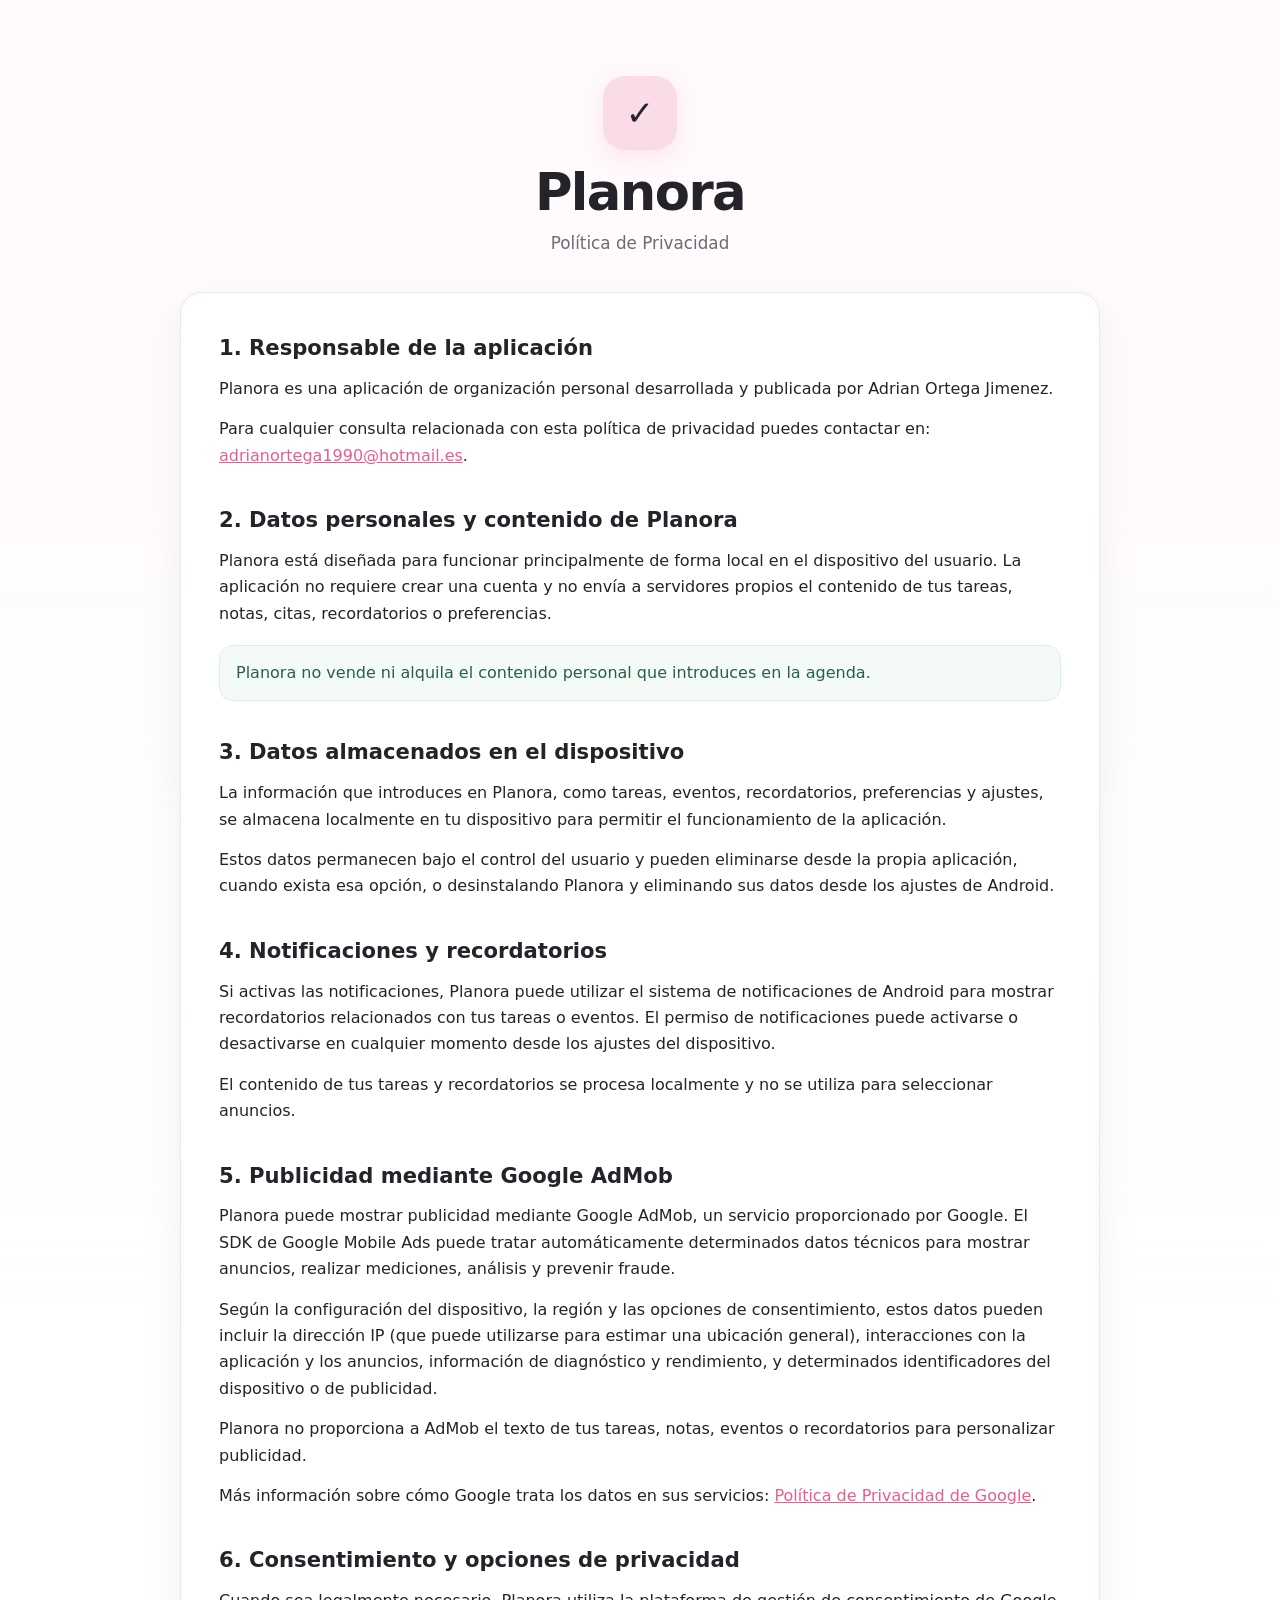
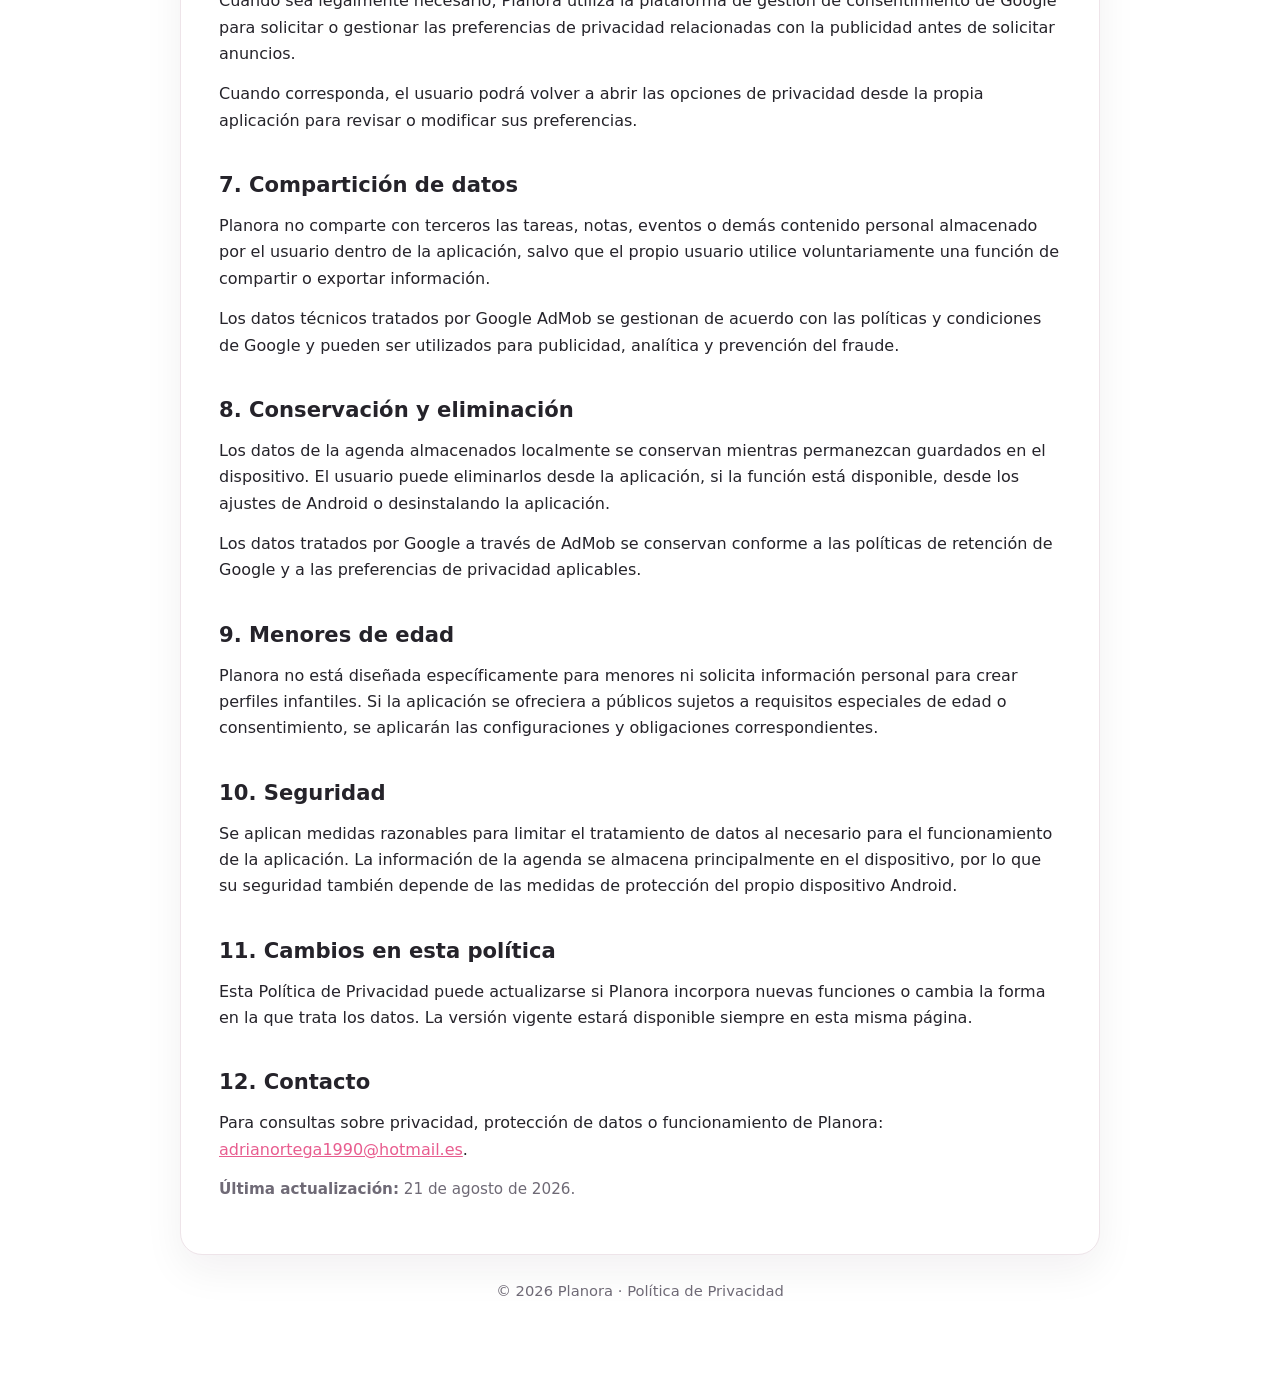
<file: planora/privacidad.html>
<!doctype html>
<html lang="es">
<head>
  <meta charset="utf-8">
  <meta name="viewport" content="width=device-width, initial-scale=1">
  <title>Planora · Política de Privacidad</title>
  <meta name="description" content="Política de privacidad de la aplicación Planora.">
  <style>
    :root{--bg:#fff9fb;--card:#fff;--text:#25232a;--muted:#6f6a76;--accent:#e85d8f;--accent2:#f9dce7;--border:#eee4e9;}
    *{box-sizing:border-box}
    body{margin:0;font-family:Inter,ui-sans-serif,system-ui,-apple-system,BlinkMacSystemFont,"Segoe UI",sans-serif;background:linear-gradient(180deg,var(--bg),#fff 45%);color:var(--text);line-height:1.65}
    .wrap{width:min(920px,calc(100% - 32px));margin:0 auto;padding:48px 0 72px}
    header{text-align:center;padding:28px 18px 34px}
    .logo{width:74px;height:74px;margin:0 auto 14px;border-radius:22px;display:grid;place-items:center;background:var(--accent2);font-size:34px;box-shadow:0 8px 24px rgba(232,93,143,.12)}
    h1{margin:0;font-size:clamp(2rem,5vw,3.2rem);line-height:1.1;letter-spacing:-.03em}
    .subtitle{margin:10px auto 0;color:var(--muted);font-size:1.05rem}
    .card{background:var(--card);border:1px solid var(--border);border-radius:22px;padding:clamp(22px,4vw,38px);box-shadow:0 16px 40px rgba(36,25,31,.06)}
    h2{margin-top:34px;margin-bottom:10px;font-size:1.32rem} h2:first-child{margin-top:0}
    p{margin:0 0 14px} a{color:var(--accent)}
    .notice{padding:14px 16px;border-radius:14px;background:#f4fbf7;border:1px solid #dcefe4;color:#285f49;margin:18px 0 8px}
    footer{text-align:center;color:var(--muted);font-size:.92rem;padding:24px 8px 0}
    .meta{margin-top:10px;color:var(--muted);font-size:.95rem}
  </style>
</head>
<body>
  <main class="wrap">
    <header>
      <div class="logo" aria-hidden="true">✓</div>
      <h1>Planora</h1>
      <p class="subtitle">Política de Privacidad</p>
    </header>
    <section class="card">
      <h2>1. Responsable de la aplicación</h2>
      <p>Planora es una aplicación de organización personal desarrollada y publicada por Adrian Ortega Jimenez.</p>
      <p>Para cualquier consulta relacionada con esta política de privacidad puedes contactar en: <a href="mailto:adrianortega1990@hotmail.es">adrianortega1990@hotmail.es</a>.</p>

      <h2>2. Datos personales y contenido de Planora</h2>
      <p>Planora está diseñada para funcionar principalmente de forma local en el dispositivo del usuario. La aplicación no requiere crear una cuenta y no envía a servidores propios el contenido de tus tareas, notas, citas, recordatorios o preferencias.</p>
      <div class="notice">Planora no vende ni alquila el contenido personal que introduces en la agenda.</div>

      <h2>3. Datos almacenados en el dispositivo</h2>
      <p>La información que introduces en Planora, como tareas, eventos, recordatorios, preferencias y ajustes, se almacena localmente en tu dispositivo para permitir el funcionamiento de la aplicación.</p>
      <p>Estos datos permanecen bajo el control del usuario y pueden eliminarse desde la propia aplicación, cuando exista esa opción, o desinstalando Planora y eliminando sus datos desde los ajustes de Android.</p>

      <h2>4. Notificaciones y recordatorios</h2>
      <p>Si activas las notificaciones, Planora puede utilizar el sistema de notificaciones de Android para mostrar recordatorios relacionados con tus tareas o eventos. El permiso de notificaciones puede activarse o desactivarse en cualquier momento desde los ajustes del dispositivo.</p>
      <p>El contenido de tus tareas y recordatorios se procesa localmente y no se utiliza para seleccionar anuncios.</p>

      <h2>5. Publicidad mediante Google AdMob</h2>
      <p>Planora puede mostrar publicidad mediante Google AdMob, un servicio proporcionado por Google. El SDK de Google Mobile Ads puede tratar automáticamente determinados datos técnicos para mostrar anuncios, realizar mediciones, análisis y prevenir fraude.</p>
      <p>Según la configuración del dispositivo, la región y las opciones de consentimiento, estos datos pueden incluir la dirección IP (que puede utilizarse para estimar una ubicación general), interacciones con la aplicación y los anuncios, información de diagnóstico y rendimiento, y determinados identificadores del dispositivo o de publicidad.</p>
      <p>Planora no proporciona a AdMob el texto de tus tareas, notas, eventos o recordatorios para personalizar publicidad.</p>
      <p>Más información sobre cómo Google trata los datos en sus servicios: <a href="https://policies.google.com/privacy" rel="noopener noreferrer">Política de Privacidad de Google</a>.</p>

      <h2>6. Consentimiento y opciones de privacidad</h2>
      <p>Cuando sea legalmente necesario, Planora utiliza la plataforma de gestión de consentimiento de Google para solicitar o gestionar las preferencias de privacidad relacionadas con la publicidad antes de solicitar anuncios.</p>
      <p>Cuando corresponda, el usuario podrá volver a abrir las opciones de privacidad desde la propia aplicación para revisar o modificar sus preferencias.</p>

      <h2>7. Compartición de datos</h2>
      <p>Planora no comparte con terceros las tareas, notas, eventos o demás contenido personal almacenado por el usuario dentro de la aplicación, salvo que el propio usuario utilice voluntariamente una función de compartir o exportar información.</p>
      <p>Los datos técnicos tratados por Google AdMob se gestionan de acuerdo con las políticas y condiciones de Google y pueden ser utilizados para publicidad, analítica y prevención del fraude.</p>

      <h2>8. Conservación y eliminación</h2>
      <p>Los datos de la agenda almacenados localmente se conservan mientras permanezcan guardados en el dispositivo. El usuario puede eliminarlos desde la aplicación, si la función está disponible, desde los ajustes de Android o desinstalando la aplicación.</p>
      <p>Los datos tratados por Google a través de AdMob se conservan conforme a las políticas de retención de Google y a las preferencias de privacidad aplicables.</p>

      <h2>9. Menores de edad</h2>
      <p>Planora no está diseñada específicamente para menores ni solicita información personal para crear perfiles infantiles. Si la aplicación se ofreciera a públicos sujetos a requisitos especiales de edad o consentimiento, se aplicarán las configuraciones y obligaciones correspondientes.</p>

      <h2>10. Seguridad</h2>
      <p>Se aplican medidas razonables para limitar el tratamiento de datos al necesario para el funcionamiento de la aplicación. La información de la agenda se almacena principalmente en el dispositivo, por lo que su seguridad también depende de las medidas de protección del propio dispositivo Android.</p>

      <h2>11. Cambios en esta política</h2>
      <p>Esta Política de Privacidad puede actualizarse si Planora incorpora nuevas funciones o cambia la forma en la que trata los datos. La versión vigente estará disponible siempre en esta misma página.</p>

      <h2>12. Contacto</h2>
      <p>Para consultas sobre privacidad, protección de datos o funcionamiento de Planora: <a href="mailto:adrianortega1990@hotmail.es">adrianortega1990@hotmail.es</a>.</p>
      <p class="meta"><strong>Última actualización:</strong> 21 de agosto de 2026.</p>
    </section>
    <footer>© 2026 Planora · Política de Privacidad</footer>
  </main>
</body>
</html>
</file>
<file: style.css>
:root{
  --bg:#03120a;--top:#022412;--panel:#071f12;--panel2:#0a2a18;--panel3:#0c321c;
  --green:#4ad516;--text:#f1f8f3;--muted:#99b4a2;--border:#184327;--amber:#f1bd4b;--red:#ff5b5b;
  --safe:env(safe-area-inset-bottom)
}
*{box-sizing:border-box;-webkit-tap-highlight-color:transparent}
html,body{margin:0;min-height:100%;background:var(--bg);color:var(--text);font-family:-apple-system,BlinkMacSystemFont,"Segoe UI",Roboto,Arial,sans-serif}
body{padding-top:env(safe-area-inset-top);overscroll-behavior-y:none}.hidden{display:none!important}button,input,select,textarea{font:inherit}
.loginPage{min-height:100vh;background:var(--top);padding:calc(28px + env(safe-area-inset-top)) 20px 34px;display:flex;align-items:center;justify-content:center}.loginBox{width:min(100%,430px)}.loginBrand{text-align:center;margin-bottom:22px}.loginBrand img{width:100px;height:100px;object-fit:contain}.loginBrand .name{font-size:31px;font-weight:900;letter-spacing:.6px}.loginBrand .sub{color:var(--muted);font-size:14px;margin-top:6px}.loginCard{background:var(--panel);border:1px solid var(--border);border-radius:20px;padding:20px}.loginCard label,.fieldLabel{display:block;color:var(--muted);font-weight:800;font-size:12px;letter-spacing:.4px;margin:14px 0 6px}.loginCard input,.formInput,select,textarea{width:100%;background:var(--panel2);color:var(--text);border:1px solid var(--border);border-radius:13px;padding:13px 14px;font-size:17px;outline:none}.loginCard input:focus,.formInput:focus,select:focus,textarea:focus{border-color:#3f8b52}.primaryBtn,.secondaryBtn,.dangerBtn{border-radius:12px;padding:14px 15px;font-weight:900;border:1px solid var(--border)}.primaryBtn{background:var(--green);color:#051207;border-color:var(--green)}.secondaryBtn{background:var(--panel2);color:var(--text)}.dangerBtn{background:#2a1013;color:#ffabab;border-color:#6f2930}.msg{font-size:13px;margin-top:10px;color:var(--muted)}.msg.error{color:var(--red)}.msg.ok{color:var(--green)}
.appShell{width:min(100%,720px);min-height:100vh;margin:0 auto;background:var(--bg);padding-bottom:calc(70px + var(--safe))}.topbar{height:66px;background:var(--top);display:flex;align-items:center;justify-content:space-between;padding:7px 12px 7px 14px;gap:10px;position:sticky;top:0;z-index:20}.brand{display:flex;align-items:center;gap:9px;min-width:0}.brandLogo{width:43px;height:43px;object-fit:contain}.brandWords{min-width:0}.wordmark{font-size:17px;line-height:1;font-weight:900}.personName{font-size:12px;color:var(--muted);margin-top:6px;white-space:nowrap;overflow:hidden;text-overflow:ellipsis;max-width:230px}.online{background:var(--panel2);color:var(--green);border:1px solid var(--border);border-radius:18px;padding:7px 12px;font-weight:900;font-size:9px}.page{padding:14px 14px 24px}.card{background:var(--panel);border:1px solid var(--border);border-radius:18px;padding:14px;margin-bottom:12px}.card.inner{background:var(--panel2)}.sectionTitle{font-size:18px;font-weight:900;margin:18px 2px 10px}.muted{color:var(--muted)}.small{font-size:12px}.center{text-align:center}.pill{display:inline-flex;align-items:center;justify-content:center;border-radius:999px;padding:6px 9px;font-size:11px;font-weight:900}.pill.green{background:#10220f;color:var(--green);border:1px solid #315f2e}.pill.amber{background:#382f11;color:var(--amber);border:1px solid #6c5a22}.pill.red{background:#351517;color:#ff9d9d;border:1px solid #663238}
.dayNav{display:grid;grid-template-columns:44px 1fr 44px;align-items:center;gap:8px}.navArrow,.miniBtn{height:44px;border:1px solid var(--border);border-radius:13px;background:var(--panel2);color:var(--text);font-size:27px}.dayTitle{text-align:center}.dayTitle strong{display:block;font-size:18px;text-transform:capitalize}.dayTitle span{display:block;color:var(--muted);font-size:11px;margin-top:5px}.backToday{display:block;margin:8px auto 0;border:0;background:none;color:var(--green);font-weight:900;font-size:11px}.workType{border-radius:12px;padding:12px;text-align:center;font-size:11px;font-weight:900;margin:10px 0 16px;background:var(--panel2);color:var(--green)}.workType.special{background:#3b3013;color:#ffd35b}.hourGrid{display:grid;grid-template-columns:1fr 1fr;gap:9px}.hourCard{background:var(--panel);border:1px solid var(--border);border-radius:16px;padding:12px;text-align:center}.hourLabel{font-size:11px;color:var(--muted);font-weight:900}.hourNum{font-size:33px;line-height:1;color:var(--text);margin:15px 0}.hourControls{display:grid;grid-template-columns:1fr 1fr;gap:8px}.hourControls button{height:45px;border:0;border-radius:12px;background:var(--panel2);color:var(--green);font-size:28px;font-weight:700}.help{font-size:11px;color:var(--muted);padding:9px 4px 0}.fieldWrap{background:var(--panel);border:1px solid var(--border);border-radius:16px;padding:12px;margin-top:9px}.fieldWrap .fieldLabel{margin:0 0 6px}.fieldWrap input,.fieldWrap select,.fieldWrap textarea{border:0;padding:4px 0;background:transparent;border-radius:0;color:var(--text);font-size:16px}.fieldWrap textarea{min-height:76px;resize:none}.saveStack{display:grid;gap:8px;margin-top:14px}.syncText{text-align:center;font-size:11px;font-weight:900;margin-top:9px}
.monthNav{display:grid;grid-template-columns:44px 1fr 44px;align-items:center;gap:8px}.monthName{text-align:center;font-size:19px;font-weight:900;text-transform:capitalize}.period{text-align:center;color:var(--muted);font-size:11px;margin:8px 0 12px}.summaryCards{display:grid;grid-template-columns:repeat(3,1fr);gap:8px}.sumCard{background:var(--panel2);border:1px solid var(--border);border-radius:13px;padding:10px 8px;text-align:center}.sumCard span{display:block;color:var(--muted);font-size:9px;font-weight:900}.sumCard b{display:block;color:var(--text);font-size:21px;margin-top:4px}.dayRow{display:grid;grid-template-columns:50px 1fr auto;gap:10px;align-items:center;padding:12px 2px;border-bottom:1px solid #102b1a}.dayBubble{width:48px;height:48px;border-radius:13px;background:var(--panel2);display:grid;place-items:center;text-align:center}.dayBubble span{display:block;font-size:16px;font-weight:900}.dayBubble small{display:block;color:var(--muted);font-size:9px;text-transform:uppercase}.dayMain{min-width:0}.dayMain b{font-size:14px}.dayMain div{font-size:11px;color:var(--muted);margin-top:3px;white-space:nowrap;overflow:hidden;text-overflow:ellipsis}.chips{display:flex;gap:4px;flex-wrap:wrap;justify-content:flex-end}.chip{font-size:9px;padding:4px 6px;border-radius:999px;background:var(--panel2);color:var(--muted);border:1px solid var(--border)}.chip.g{color:var(--green)}.chip.b{color:#8dccff}.chip.y{color:#ffd35b}
.jornadaBadge{display:inline-block;color:var(--green);border:1px solid #315f2e;background:#10220f;border-radius:999px;padding:6px 9px;font-size:11px;font-weight:900;margin-bottom:10px}.jornadaTitle{font-size:20px;font-weight:900}.startTime{color:var(--green);font-size:13px;font-weight:900;margin-top:10px}.startBtn{width:100%;height:58px;margin-top:18px;border:1px solid var(--green);border-radius:12px;background:var(--green);color:#051207;font-weight:900;font-size:14px}.startBtn:disabled{background:var(--panel2);border-color:var(--border);color:var(--muted)}.historyBtn{width:100%;height:54px;border:1px solid var(--border);border-radius:12px;background:var(--panel2);color:var(--text);font-weight:900}.historyMonth{padding:12px 0;border-bottom:1px solid #102b1a}.historyTop{display:flex;justify-content:space-between;align-items:center;gap:10px}.historyMonth b{font-size:15px}.historyMeta{font-size:11px;color:var(--muted);margin-top:5px}.officialRow{display:grid;grid-template-columns:60px 1fr auto;gap:9px;align-items:center;padding:10px 0;border-bottom:1px solid #102b1a}.officialDate{font-weight:900}.officialKind{font-size:11px;color:var(--muted)}.officialHours{font-weight:900;color:var(--green)}
.payrollIntro{font-size:23px;font-weight:900}.payCard{background:var(--panel);border:1px solid var(--border);border-radius:14px;padding:14px;margin-top:10px}.payTop{display:flex;align-items:center;justify-content:space-between;gap:8px}.payMonth{font-size:17px;font-weight:900}.payActions{display:grid;grid-template-columns:1fr 1fr;gap:8px;margin-top:12px}.payActions.one{grid-template-columns:1fr}.payActions button{min-height:44px}.payMeta{font-size:11px;color:var(--muted);line-height:1.45;margin-top:8px}
.moreRow{display:grid;grid-template-columns:34px 1fr 20px;gap:10px;align-items:center;background:var(--panel2);border:1px solid var(--border);border-radius:13px;padding:12px 14px;margin-top:8px}.moreIcon{font-size:20px;color:var(--green)}.moreRow b{font-size:15px}.moreRow small{display:block;color:var(--muted);font-size:11px;margin-top:3px}.moreArrow{color:var(--muted);font-size:19px}.calendarWeek{display:grid;grid-template-columns:repeat(7,1fr);gap:6px}.dow{text-align:center;color:var(--muted);font-size:10px;font-weight:900;padding:7px 0}.calday{aspect-ratio:1;border:1px solid var(--border);background:var(--panel2);border-radius:11px;color:var(--text);font-size:14px;position:relative}.calday.has:after{content:"";position:absolute;width:6px;height:6px;background:var(--green);border-radius:50%;bottom:6px;left:calc(50% - 3px)}.calday.today{border-color:var(--green);font-weight:900}.calday.blank{visibility:hidden}.summaryHead,.summaryLine{display:grid;grid-template-columns:1.25fr repeat(3,.72fr);gap:8px;align-items:center}.summaryHead{font-size:10px;color:var(--muted);font-weight:900;padding:10px 0}.summaryLine{font-size:12px;padding:12px 0;border-top:1px solid #102b1a}.summaryLine span:not(:first-child),.summaryLine b{text-align:right}.profileLine{display:flex;justify-content:space-between;gap:15px;padding:13px 0;border-bottom:1px solid #102b1a}.profileLine span{color:var(--muted)}.profileLine b{text-align:right}
.bottomNav{position:fixed;left:0;right:0;bottom:0;z-index:50;background:var(--panel);border-top:1px solid var(--border);padding:4px 5px calc(4px + var(--safe));display:flex;justify-content:center}.bottomInner{width:min(720px,100%);display:flex}.navBtn{position:relative;flex:1;border:0;background:transparent;color:var(--muted);font-size:9px;font-weight:700;padding:3px 2px;min-width:0;height:54px;border-radius:14px}.navBtn .ico{display:block;font-size:20px;line-height:24px;margin-bottom:1px}.navBtn.active{background:var(--panel3);color:var(--text)}.navBtn.active .ico{color:var(--green)}.navBadge{position:absolute;right:7px;top:1px;min-width:20px;height:20px;border-radius:999px;background:#ca393d;color:white;border:1px solid #eb6064;font-size:9px;display:grid;place-items:center;padding:0 5px}
.sheetBack{position:fixed;inset:0;z-index:90;background:#0009;display:flex;align-items:flex-end;justify-content:center;padding-top:20px}.sheetPanel{width:min(720px,100%);max-height:92vh;overflow:auto;background:var(--panel);border:1px solid var(--border);border-bottom:0;border-radius:20px 20px 0 0;padding:14px 14px calc(16px + var(--safe))}.sheetTitleRow{display:flex;align-items:center;justify-content:space-between;gap:10px}.sheetTitle{font-size:18px;font-weight:900}.closeX{width:44px;height:44px;border-radius:12px;border:1px solid var(--border);background:var(--panel2);color:var(--text);font-size:24px}.sigBox{margin-top:14px;background:#fff;border-radius:14px;overflow:hidden}.sigBox canvas{display:block;width:100%;height:190px;touch-action:none}.sigActions{display:grid;grid-template-columns:1fr 1.5fr;gap:8px;margin-top:10px}
.loading,.empty{text-align:center;color:var(--muted);padding:30px 10px}
@media(min-width:700px){.page{padding-left:24px;padding-right:24px}.personName{max-width:430px}}
</file>
<file: admin-web/v3/style-v6.css>
:root{--bg:#071009;--panel:#0d1b12;--panel2:#09130d;--line:#24352a;--text:#eef7ef;--muted:#91a496;--green:#63e63f;--warn:#f0c85c;--bad:#ff7179;--blue:#73c7f4}*{box-sizing:border-box}html,body{margin:0;max-width:100%;overflow-x:hidden;background:var(--bg);color:var(--text);font-family:system-ui,-apple-system,Segoe UI,Roboto,sans-serif}button,input{font:inherit}button{color:var(--text)}.hidden{display:none!important}.login{min-height:100dvh;display:grid;place-items:center;padding:18px}.loginCard{width:min(430px,100%);background:linear-gradient(180deg,#0f2115,#09130d);border:1px solid #2b4131;border-radius:20px;padding:24px}.brandLogin{display:flex;gap:13px;align-items:center;margin-bottom:20px}.bolt{font-size:38px;color:var(--green)}.brandLogin b{font-size:21px}.brandLogin small,.muted{color:var(--muted)}.field{display:grid;gap:6px;margin:12px 0}.field label{font-size:11px;font-weight:800;color:var(--muted)}.field input{width:100%;border:1px solid #314737;border-radius:12px;background:#08110b;color:var(--text);padding:14px}.btn{border:1px solid #31543a;border-radius:11px;background:#112219;color:#eaf8ed;padding:10px 13px;font-weight:800;cursor:pointer}.btn.primary{background:linear-gradient(180deg,#3ecf43,#219c33);color:#041006;border-color:#67ef6a}.btn.full{width:100%;padding:14px}.msg{min-height:20px;margin-top:10px;color:var(--bad);font-size:13px}.app{min-height:100dvh;display:grid;grid-template-columns:250px minmax(0,1fr)}.sidebar{height:100dvh;position:sticky;top:0;background:#061008;border-right:1px solid #1d2c22;padding:16px 12px;display:flex;flex-direction:column}.sideBrand{padding:6px 9px 18px}.sideBrand b{font-size:18px}.sideBrand small{display:block;color:var(--muted);font-size:10px;margin-top:3px}.nav{display:grid;gap:5px;overflow:auto}.navTitle{padding:10px 9px 3px;color:#6f8575;font-size:9px;font-weight:900;letter-spacing:.8px;text-transform:uppercase}.nav button{width:100%;display:flex;align-items:center;gap:10px;text-align:left;border:1px solid transparent;border-radius:10px;background:transparent;color:#b8c9bb;padding:10px 11px}.nav button.active{background:linear-gradient(90deg,#18311e,#0e1d13);border-color:#2c5836;color:#fff;box-shadow:inset 4px 0 var(--green)}.nav .personalNav{border-color:#2d5435;background:#0d1e12;color:#dffbe4}.sideFoot{margin-top:auto;border-top:1px solid #18271d;padding:12px 8px 0;color:var(--muted);font-size:11px}.main{min-width:0}.top{height:64px;position:sticky;top:0;z-index:10;display:flex;align-items:center;justify-content:space-between;padding:0 16px;background:#071009ee;border-bottom:1px solid #1c2b21}.topLeft{display:flex;gap:9px;align-items:center}.top b{display:block;color:var(--text)}.top small{color:var(--muted)}.hamb{display:none}.content{padding:16px;max-width:1400px;margin:0 auto}.hero{display:flex;justify-content:space-between;align-items:flex-start;gap:12px;margin-bottom:14px}.hero h1,.sectionHead h2,.card h2,.card h3,.menuCard strong{color:var(--text)}.hero h1{font-size:24px;margin:0}.hero p{margin:5px 0 0;color:var(--muted)}.pill{display:inline-flex;border:1px solid #31563a;background:#0d1b11;color:#a9e6b2;border-radius:999px;padding:7px 10px;font-size:10px;font-weight:900}.grid{display:grid;grid-template-columns:repeat(4,minmax(0,1fr));gap:10px}.card{min-width:0;background:linear-gradient(180deg,var(--panel),var(--panel2));border:1px solid var(--line);border-radius:14px;padding:14px;color:var(--text)}.kpi span{display:block;font-size:9px;font-weight:900;color:var(--muted);text-transform:uppercase}.kpi b{display:block;font-size:26px;margin-top:5px;color:var(--text)}.menuGrid{display:grid;grid-template-columns:repeat(3,minmax(0,1fr));gap:10px;margin-top:12px}.menuCard{min-height:100px;text-align:left;display:flex;flex-direction:column;justify-content:space-between;background:linear-gradient(180deg,var(--panel),var(--panel2));border:1px solid var(--line);border-radius:14px;padding:14px;color:var(--text)}.menuCard .mi{font-size:24px;color:var(--text)}.menuCard strong{display:block}.menuCard small{display:block;color:var(--muted);margin-top:4px}.mineGrid{display:grid;grid-template-columns:repeat(3,minmax(0,1fr));gap:10px;margin-bottom:14px}.mineTab{min-height:82px;text-align:left;border:1px solid #31513a;border-radius:14px;background:linear-gradient(155deg,#0e2115,#09130d);padding:12px;color:var(--text)}.mineTab.active{border-color:#63c66f;background:linear-gradient(155deg,#173821,#0d2013);box-shadow:0 0 0 1px #2d7540 inset}.mineTab b{display:block;margin-top:5px}.mineTab small{display:block;color:var(--muted);font-size:10px;margin-top:3px}.sectionHead{display:flex;justify-content:space-between;align-items:flex-start;gap:10px;margin-bottom:12px}.sectionHead h2{margin:0}.search{width:min(340px,100%);background:#08110b;color:var(--text);border:1px solid #314737;border-radius:10px;padding:10px}.list{display:grid;gap:8px}.row{display:grid;grid-template-columns:minmax(0,1fr) auto;gap:10px;align-items:center;border:1px solid #223328;background:#09140d;border-radius:11px;padding:11px;color:var(--text)}.row small{display:block;color:var(--muted);margin-top:3px}.state{border-radius:999px;padding:6px 9px;font-size:10px;font-weight:900;white-space:nowrap}.ok{background:#143b20;color:#8df0a2}.warn{background:#443812;color:#f6d874}.info{background:#123640;color:#9ce8f5}.bad{background:#4a171c;color:#ff9da5}.notice{border:1px solid #4c4b24;background:#211f0f;color:#e9db8d;border-radius:11px;padding:11px;margin-bottom:12px}.toolbar,.actions{display:flex;gap:7px;flex-wrap:wrap}.toolbar{margin-bottom:11px}.docGrid{display:grid;grid-template-columns:repeat(2,minmax(0,1fr));gap:9px}.docName{font-weight:900;overflow-wrap:anywhere;color:var(--text)}.docMeta{display:grid;gap:2px;color:var(--muted);font-size:11px;margin-top:6px}.docActions{display:flex;gap:6px;flex-wrap:wrap;margin-top:10px}.empty{color:var(--muted);text-align:center;padding:22px}.ownPunch{border-color:#31583a;background:linear-gradient(150deg,#10281a,#0a150e)}.ownName{font-size:20px;font-weight:900}.ownDate{font-size:11px;color:var(--muted);margin-top:3px}.ownStatus{display:flex;justify-content:space-between;gap:10px;align-items:center;margin:14px 0}.ownTime{font-size:26px;font-weight:950;color:#91f3a5}.punchBtn{width:100%;min-height:54px;border:0;border-radius:13px;background:linear-gradient(135deg,#35b638,#7dd919);color:#071008;font-weight:950;font-size:15px}.monthList,.payList,.recordList{display:grid;gap:8px}.monthCard,.payCard{border:1px solid #2a3c2f;border-radius:13px;background:#09140c;padding:12px}.monthCard.signed,.payCard.signed{border-color:#2d6d3b;background:#0d2013}.monthTop,.payTop{display:flex;justify-content:space-between;gap:10px}.monthName,.payName{font-weight:900}.meta{font-size:10px;color:var(--muted);margin-top:4px}.record{display:grid;grid-template-columns:64px minmax(0,1fr) auto;gap:9px;align-items:center;border-bottom:1px solid #203027;padding:9px 1px}.record:last-child{border-bottom:0}.recordHours{font-weight:900}.shade{display:none}.overlay{position:fixed;inset:0;z-index:100;background:#000c;display:flex;align-items:flex-end;justify-content:center;padding:12px}.sigBox{width:min(620px,100%);max-height:94vh;overflow:auto;background:#0b1710;border:1px solid #33503a;border-radius:18px;padding:15px}.sigBox h2{margin:0 0 4px}.canvasWrap{background:#fff;border-radius:12px;padding:7px;margin-top:12px}.canvasWrap canvas{display:block;width:100%;height:210px;background:#fff;border-radius:8px;touch-action:none}.sigMsg{min-height:18px;margin:8px 0;color:#e8cf78;font-size:11px}.sigActions{display:grid;grid-template-columns:1fr 1fr;gap:7px}.sigActions .primary{grid-column:1/-1}.backBtn{margin-bottom:10px}
@media(max-width:1050px){.app{grid-template-columns:205px minmax(0,1fr)}.grid{grid-template-columns:repeat(2,minmax(0,1fr))}.menuGrid{grid-template-columns:repeat(2,minmax(0,1fr))}.docGrid{grid-template-columns:1fr}}
@media(max-width:760px){.app{display:block}.sidebar{position:fixed;z-index:30;left:0;top:0;width:min(84vw,300px);transform:translateX(-105%);transition:.2s}.sidebar.open{transform:none}.shade{display:none;position:fixed;z-index:20;inset:0;background:#0009}.shade.open{display:block}.hamb{display:inline-block}.content{padding:12px}.top{padding:0 10px}.grid,.menuGrid{grid-template-columns:1fr 1fr}.mineGrid{grid-template-columns:1fr}.hero h1{font-size:21px}.hero .pill{display:none}.row{grid-template-columns:1fr}.sectionHead{flex-direction:column}.search{width:100%}.record{grid-template-columns:55px minmax(0,1fr)}.recordHours{grid-column:2}}
@media(max-width:430px){.grid,.menuGrid{grid-template-columns:1fr}}
</file>
<file: admin-web/v5/style.css>
:root{--bg:#071009;--panel:#0d1b12;--panel2:#09130d;--line:#24352a;--text:#eef7ef;--muted:#91a496;--green:#63e63f;--warn:#f0c85c;--bad:#ff7179;--blue:#73c7f4}*{box-sizing:border-box}html,body{margin:0;max-width:100%;overflow-x:hidden;background:var(--bg);color:var(--text);font-family:system-ui,-apple-system,Segoe UI,Roboto,sans-serif}button,input{font:inherit}button{color:var(--text)}.hidden{display:none!important}.login{min-height:100dvh;display:grid;place-items:center;padding:18px}.loginCard{width:min(430px,100%);background:linear-gradient(180deg,#0f2115,#09130d);border:1px solid #2b4131;border-radius:20px;padding:24px}.brandLogin{display:flex;gap:13px;align-items:center;margin-bottom:20px}.bolt{font-size:38px;color:var(--green)}.brandLogin b{font-size:21px}.brandLogin small,.muted{color:var(--muted)}.field{display:grid;gap:6px;margin:12px 0}.field label{font-size:11px;font-weight:800;color:var(--muted)}.field input{width:100%;border:1px solid #314737;border-radius:12px;background:#08110b;color:var(--text);padding:14px}.btn{border:1px solid #31543a;border-radius:11px;background:#112219;color:#eaf8ed;padding:10px 13px;font-weight:800;cursor:pointer}.btn.primary{background:linear-gradient(180deg,#3ecf43,#219c33);color:#041006;border-color:#67ef6a}.btn.full{width:100%;padding:14px}.msg{min-height:20px;margin-top:10px;color:var(--bad);font-size:13px}.app{min-height:100dvh;display:grid;grid-template-columns:250px minmax(0,1fr)}.sidebar{height:100dvh;position:sticky;top:0;background:#061008;border-right:1px solid #1d2c22;padding:16px 12px;display:flex;flex-direction:column}.sideBrand{padding:6px 9px 18px}.sideBrand b{font-size:18px}.sideBrand small{display:block;color:var(--muted);font-size:10px;margin-top:3px}.nav{display:grid;gap:5px;overflow:auto}.navTitle{padding:10px 9px 3px;color:#6f8575;font-size:9px;font-weight:900;letter-spacing:.8px;text-transform:uppercase}.nav button{width:100%;display:flex;align-items:center;gap:10px;text-align:left;border:1px solid transparent;border-radius:10px;background:transparent;color:#b8c9bb;padding:10px 11px}.nav button.active{background:linear-gradient(90deg,#18311e,#0e1d13);border-color:#2c5836;color:#fff;box-shadow:inset 4px 0 var(--green)}.nav .personalNav{border-color:#2d5435;background:#0d1e12;color:#dffbe4}.sideFoot{margin-top:auto;border-top:1px solid #18271d;padding:12px 8px 0;color:var(--muted);font-size:11px}.main{min-width:0}.top{height:64px;position:sticky;top:0;z-index:10;display:flex;align-items:center;justify-content:space-between;padding:0 16px;background:#071009ee;border-bottom:1px solid #1c2b21}.topLeft{display:flex;gap:9px;align-items:center}.top b{display:block;color:var(--text)}.top small{color:var(--muted)}.hamb{display:none}.content{padding:16px;max-width:1400px;margin:0 auto}.hero{display:flex;justify-content:space-between;align-items:flex-start;gap:12px;margin-bottom:14px}.hero h1,.sectionHead h2,.card h2,.card h3,.menuCard strong{color:var(--text)}.hero h1{font-size:24px;margin:0}.hero p{margin:5px 0 0;color:var(--muted)}.pill{display:inline-flex;border:1px solid #31563a;background:#0d1b11;color:#a9e6b2;border-radius:999px;padding:7px 10px;font-size:10px;font-weight:900}.grid{display:grid;grid-template-columns:repeat(4,minmax(0,1fr));gap:10px}.card{min-width:0;background:linear-gradient(180deg,var(--panel),var(--panel2));border:1px solid var(--line);border-radius:14px;padding:14px;color:var(--text)}.kpi span{display:block;font-size:9px;font-weight:900;color:var(--muted);text-transform:uppercase}.kpi b{display:block;font-size:26px;margin-top:5px;color:var(--text)}.menuGrid{display:grid;grid-template-columns:repeat(3,minmax(0,1fr));gap:10px;margin-top:12px}.menuCard{min-height:100px;text-align:left;display:flex;flex-direction:column;justify-content:space-between;background:linear-gradient(180deg,var(--panel),var(--panel2));border:1px solid var(--line);border-radius:14px;padding:14px;color:var(--text)}.menuCard .mi{font-size:24px;color:var(--text)}.menuCard strong{display:block}.menuCard small{display:block;color:var(--muted);margin-top:4px}.mineGrid{display:grid;grid-template-columns:repeat(3,minmax(0,1fr));gap:10px;margin-bottom:14px}.mineTab{min-height:82px;text-align:left;border:1px solid #31513a;border-radius:14px;background:linear-gradient(155deg,#0e2115,#09130d);padding:12px;color:var(--text)}.mineTab.active{border-color:#63c66f;background:linear-gradient(155deg,#173821,#0d2013);box-shadow:0 0 0 1px #2d7540 inset}.mineTab b{display:block;margin-top:5px}.mineTab small{display:block;color:var(--muted);font-size:10px;margin-top:3px}.sectionHead{display:flex;justify-content:space-between;align-items:flex-start;gap:10px;margin-bottom:12px}.sectionHead h2{margin:0}.search{width:min(340px,100%);background:#08110b;color:var(--text);border:1px solid #314737;border-radius:10px;padding:10px}.list{display:grid;gap:8px}.row{display:grid;grid-template-columns:minmax(0,1fr) auto;gap:10px;align-items:center;border:1px solid #223328;background:#09140d;border-radius:11px;padding:11px;color:var(--text)}.row small{display:block;color:var(--muted);margin-top:3px}.state{border-radius:999px;padding:6px 9px;font-size:10px;font-weight:900;white-space:nowrap}.ok{background:#143b20;color:#8df0a2}.warn{background:#443812;color:#f6d874}.info{background:#123640;color:#9ce8f5}.bad{background:#4a171c;color:#ff9da5}.notice{border:1px solid #4c4b24;background:#211f0f;color:#e9db8d;border-radius:11px;padding:11px;margin-bottom:12px}.toolbar,.actions{display:flex;gap:7px;flex-wrap:wrap}.toolbar{margin-bottom:11px}.docGrid{display:grid;grid-template-columns:repeat(2,minmax(0,1fr));gap:9px}.docName{font-weight:900;overflow-wrap:anywhere;color:var(--text)}.docMeta{display:grid;gap:2px;color:var(--muted);font-size:11px;margin-top:6px}.docActions{display:flex;gap:6px;flex-wrap:wrap;margin-top:10px}.empty{color:var(--muted);text-align:center;padding:22px}.ownPunch{border-color:#31583a;background:linear-gradient(150deg,#10281a,#0a150e)}.ownName{font-size:20px;font-weight:900}.ownDate{font-size:11px;color:var(--muted);margin-top:3px}.ownStatus{display:flex;justify-content:space-between;gap:10px;align-items:center;margin:14px 0}.ownTime{font-size:26px;font-weight:950;color:#91f3a5}.punchBtn{width:100%;min-height:54px;border:0;border-radius:13px;background:linear-gradient(135deg,#35b638,#7dd919);color:#071008;font-weight:950;font-size:15px}.monthList,.payList,.recordList{display:grid;gap:8px}.monthCard,.payCard{border:1px solid #2a3c2f;border-radius:13px;background:#09140c;padding:12px}.monthCard.signed,.payCard.signed{border-color:#2d6d3b;background:#0d2013}.monthTop,.payTop{display:flex;justify-content:space-between;gap:10px}.monthName,.payName{font-weight:900}.meta{font-size:10px;color:var(--muted);margin-top:4px}.record{display:grid;grid-template-columns:64px minmax(0,1fr) auto;gap:9px;align-items:center;border-bottom:1px solid #203027;padding:9px 1px}.record:last-child{border-bottom:0}.recordHours{font-weight:900}.shade{display:none}.overlay{position:fixed;inset:0;z-index:100;background:#000c;display:flex;align-items:flex-end;justify-content:center;padding:12px}.sigBox{width:min(620px,100%);max-height:94vh;overflow:auto;background:#0b1710;border:1px solid #33503a;border-radius:18px;padding:15px}.sigBox h2{margin:0 0 4px}.canvasWrap{background:#fff;border-radius:12px;padding:7px;margin-top:12px}.canvasWrap canvas{display:block;width:100%;height:210px;background:#fff;border-radius:8px;touch-action:none}.sigMsg{min-height:18px;margin:8px 0;color:#e8cf78;font-size:11px}.sigActions{display:grid;grid-template-columns:1fr 1fr;gap:7px}.sigActions .primary{grid-column:1/-1}.backBtn{margin-bottom:10px}
@media(max-width:1050px){.app{grid-template-columns:205px minmax(0,1fr)}.grid{grid-template-columns:repeat(2,minmax(0,1fr))}.menuGrid{grid-template-columns:repeat(2,minmax(0,1fr))}.docGrid{grid-template-columns:1fr}}
@media(max-width:760px){.app{display:block}.sidebar{position:fixed;z-index:30;left:0;top:0;width:min(84vw,300px);transform:translateX(-105%);transition:.2s}.sidebar.open{transform:none}.shade{display:none;position:fixed;z-index:20;inset:0;background:#0009}.shade.open{display:block}.hamb{display:inline-block}.content{padding:12px}.top{padding:0 10px}.grid,.menuGrid{grid-template-columns:1fr 1fr}.mineGrid{grid-template-columns:1fr}.hero h1{font-size:21px}.hero .pill{display:none}.row{grid-template-columns:1fr}.sectionHead{flex-direction:column}.search{width:100%}.record{grid-template-columns:55px minmax(0,1fr)}.recordHours{grid-column:2}}
@media(max-width:430px){.grid,.menuGrid{grid-template-columns:1fr}}
</file>
